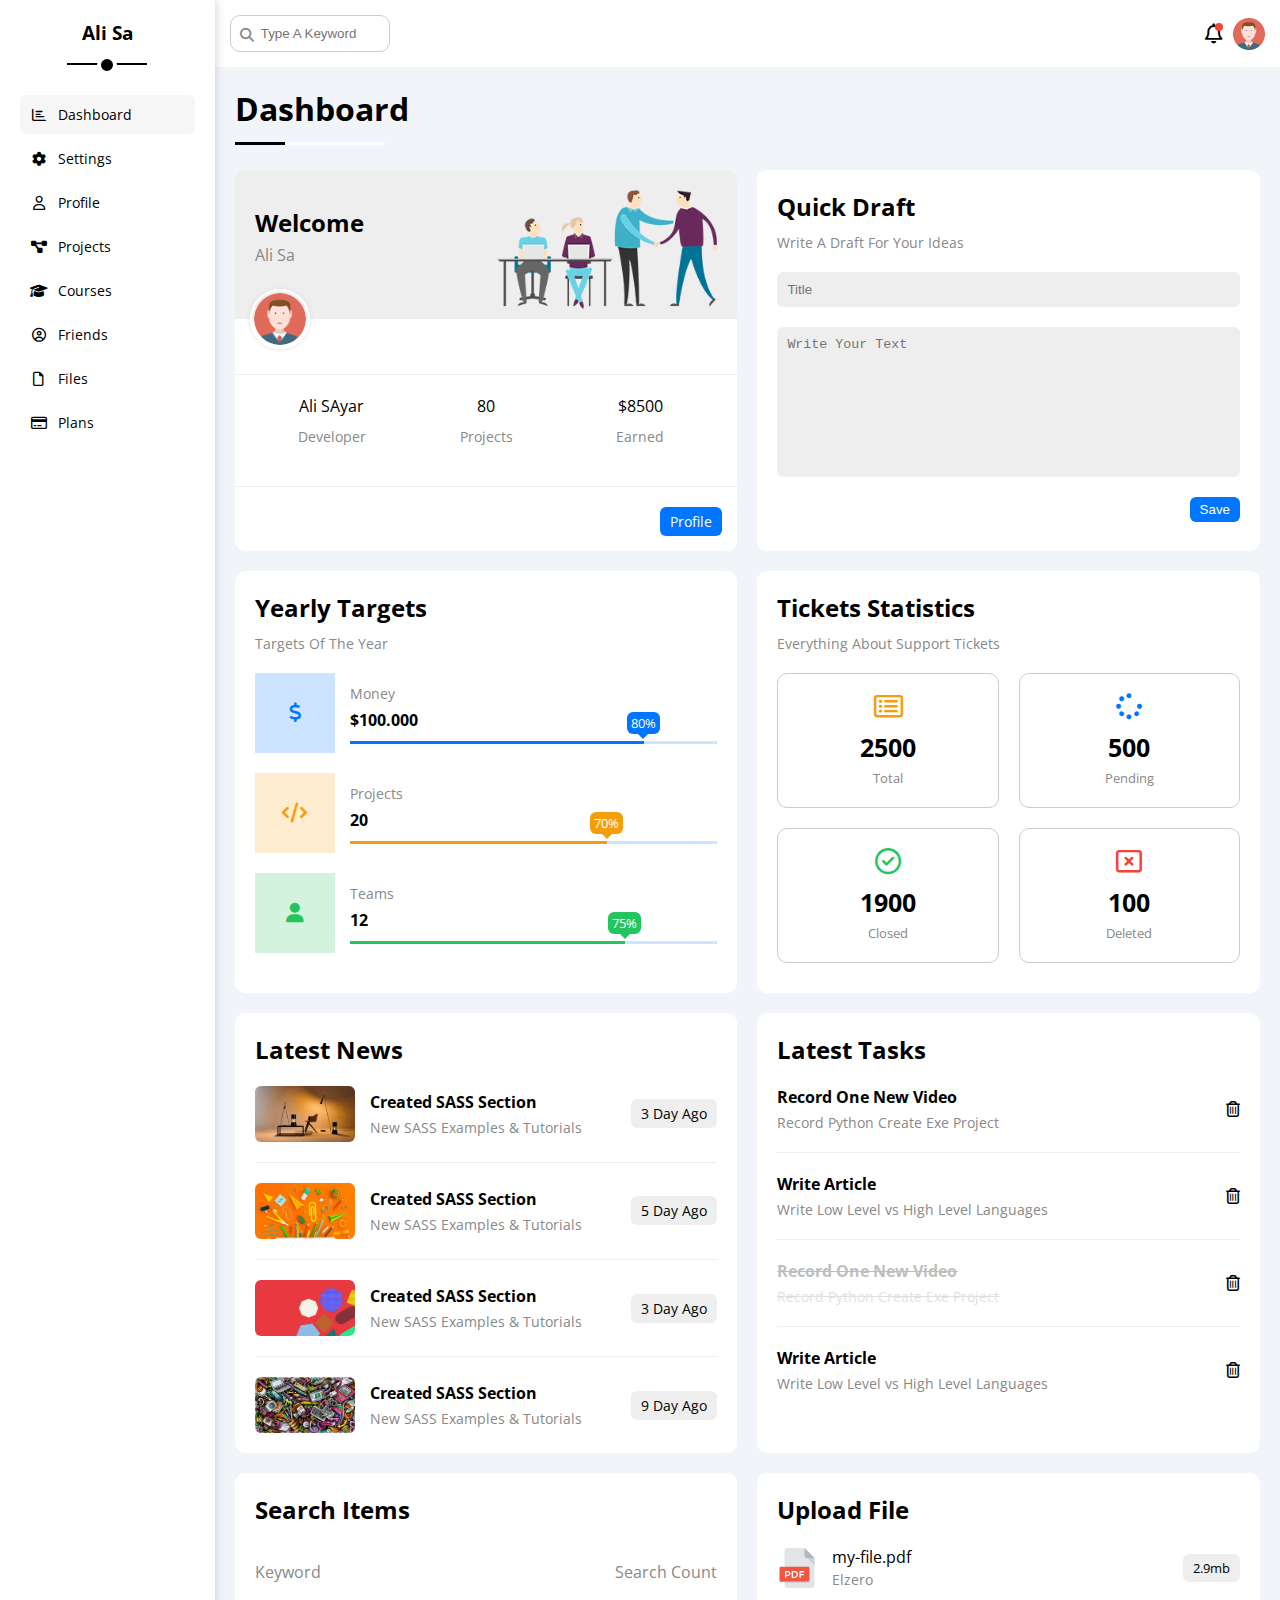
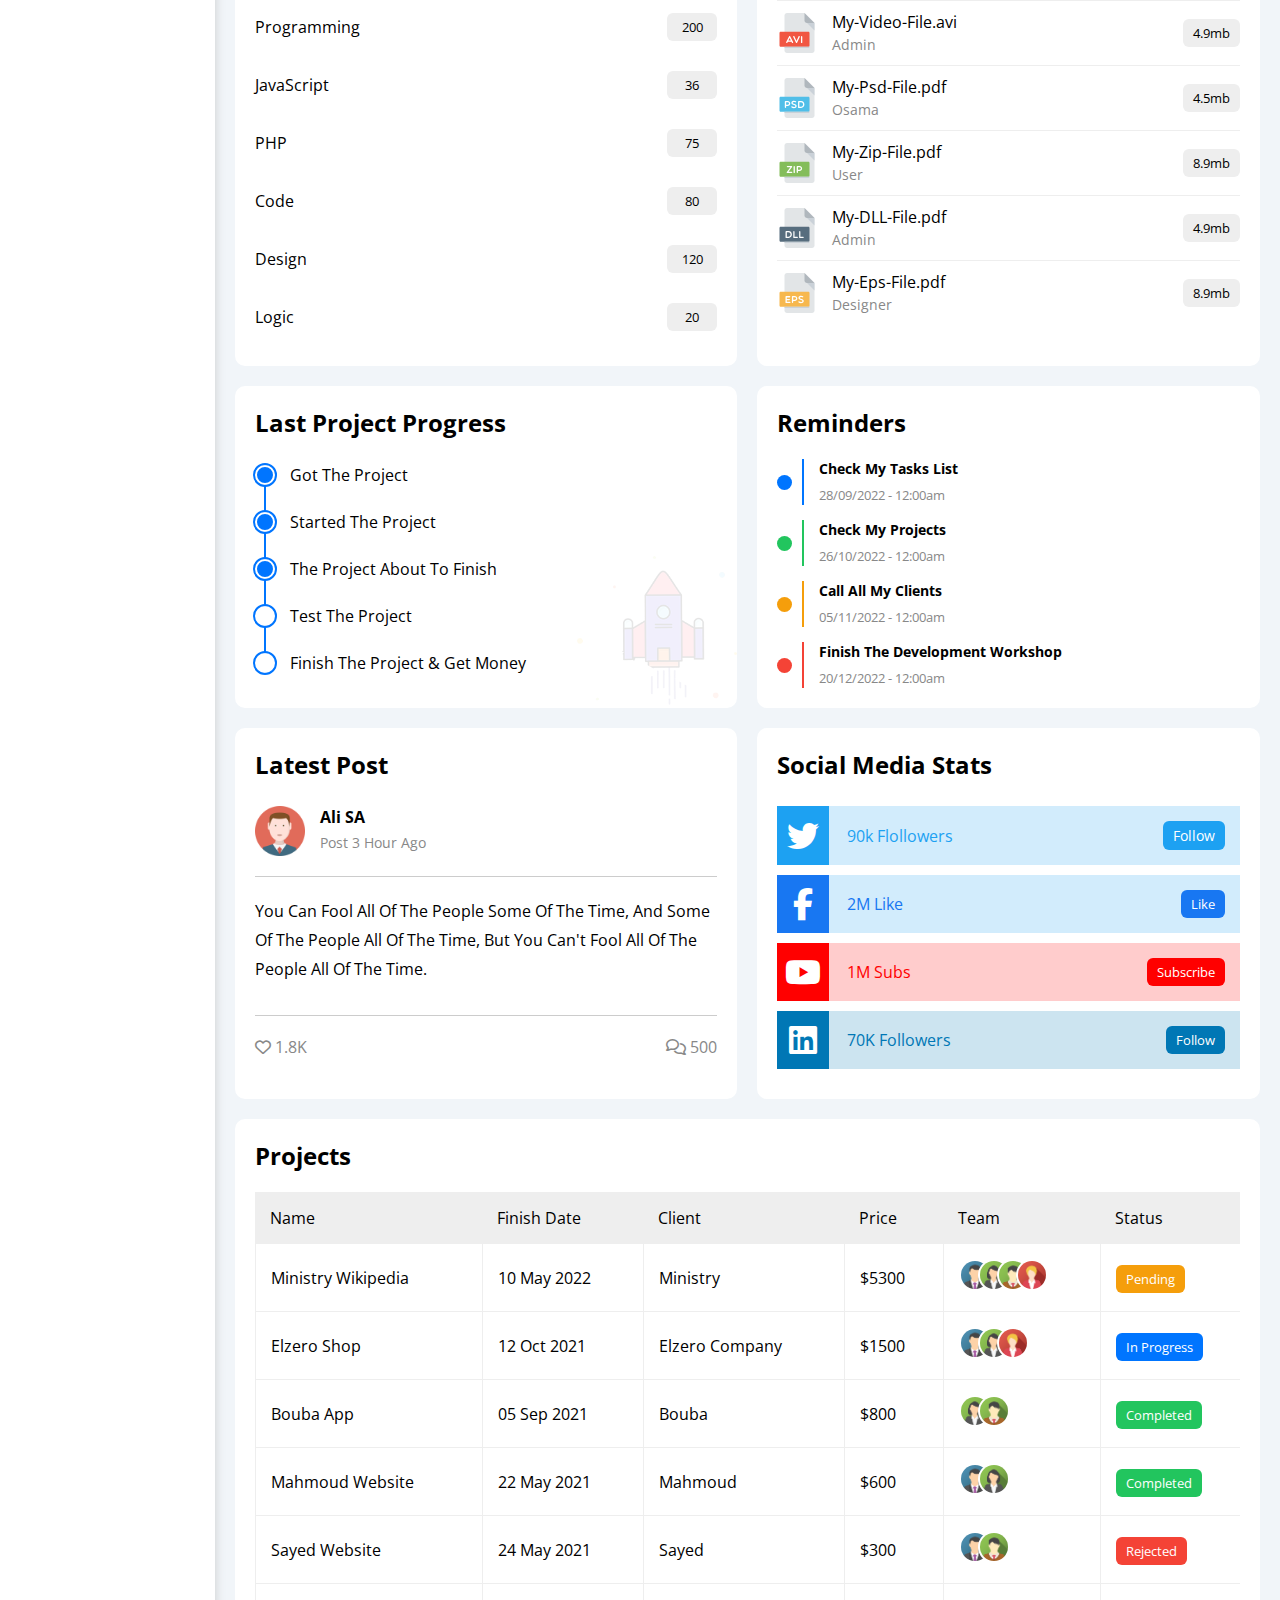
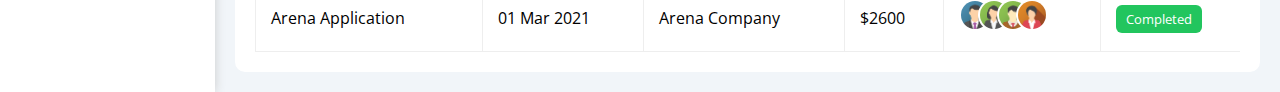
<file: index.html>
<!DOCTYPE html>
<html lang="en">

<head>
    <meta charset="UTF-8">
    <meta name="viewport" content="width=device-width, initial-scale=1.0">
    <link rel="stylesheet" href="./css/all.min.css">
    <link rel="stylesheet" href="./css/framework.css">
    <link rel="stylesheet" href="./css/main.css">
    <link rel="preconnect" href="https://fonts.googleapis.com" />
    <link rel="preconnect" href="https://fonts.gstatic.com" crossorigin />
    <link href="https://fonts.googleapis.com/css2?family=Open+Sans:wght@300;500&display=swap" rel="stylesheet" />
    <title>Dashboard</title>
</head>

<body>
    <div class="page d-flex">
        <div class="sidebar bg-white p-20 p-rev">
            <h3 class=" txt-c p-rev mt-0">Ali Sa</h3>
            <ul>
                <li>
                    <a class="active d-flex align-center fs-14 c-black rad-6 p-10" href="index.html">
                        <i class="fa-regular fa-chart-bar fa-fw"></i>
                        <span>Dashboard</span>
                    </a>
                </li>
                <li>
                    <a class="d-flex align-center fs-14 c-black rad-6 p-10" href="settings.html">
                        <i class="fa-solid fa-gear fa-fw"></i>
                        <span>Settings</span>
                    </a>
                </li>
                <li>
                    <a class="d-flex align-center fs-14 c-black rad-6 p-10" href="profile.html">
                        <i class="fa-regular fa-user fa-fw"></i>
                        <span>Profile</span>
                    </a>
                </li>
                <li>
                    <a class="d-flex align-center fs-14 c-black rad-6 p-10" href="projects.html">
                        <i class="fa-solid fa-diagram-project fa-fw"></i>
                        <span>Projects</span>
                    </a>
                </li>
                <li>
                    <a class="d-flex align-center fs-14 c-black rad-6 p-10" href="courses.html">
                        <i class="fa-solid fa-graduation-cap fa-fw"></i>
                        <span>Courses</span>
                    </a>
                </li>
                <li>
                    <a class="d-flex align-center fs-14 c-black rad-6 p-10" href="friends.html">
                        <i class="fa-regular fa-circle-user fa-fw"></i>
                        <span>Friends</span>
                    </a>
                </li>
                <li>
                    <a class="d-flex align-center fs-14 c-black rad-6 p-10" href="files.html">
                        <i class="fa-regular fa-file fa-fw"></i>
                        <span>Files</span>
                    </a>
                </li>
                <li>
                    <a class="d-flex align-center fs-14 c-black rad-6 p-10" href="plans.html">
                        <i class="fa-regular fa-credit-card fa-fw"></i>
                        <span>Plans</span>
                    </a>
                </li>
            </ul>
        </div>
        <div class="content w-full">
            <!-- head -->
            <div class="head bg-white between-flex p-15">
                <div class="search p-rev">
                    <input class="p-10" type="search" placeholder="Type A Keyword">
                </div>
                <div class="icon d-flex align-center">
                    <span class="notf p-rev">
                        <i class="fa-regular fa-bell fa-lg"></i>
                    </span>
                    <img src="./image/avatar.png" alt="">
                </div>
            </div>
            <h1 class="p-rev">Dashboard</h1>
            <div class="wropper d-grid gap-20 ">
                <div class="wellcome bg-white d-block-mobile rad-10 ">
                    <div class="intro between-flex p-20 bg-eee ">
                        <div class="">
                            <h2 class="m-0">Welcome</h2>
                            <p class="c-grey mt-5">Ali Sa</p>
                        </div>
                        <img src="./image/welcome.png" class="d-none">
                    </div>
                    <img src="./image/avatar.png">
                    <div class="body d-flex d-block-mobile txt-c p-20 mt-20 mb-20">
                        <div>Ali SAyar<span class="d-block c-grey fs-14 mt-10">Developer</span></div>
                        <div> 80<span class="d-block c-grey fs-14 mt-10">Projects</span></div>
                        <div>$8500<span class="d-block c-grey fs-14 mt-10">Earned</span></div>
                    </div>
                    <a href="profile.html" class="visit btn-shape fs-14 rad-6 bg-blue d-block w-fit c-white">Profile</a>
                </div>
                <div class="quick bg-white p-20 rad-10">
                    <h2 class="mt-0 mb-10 rad-6">Quick Draft</h2>
                    <p class="mt-0 mb-20 c-grey fs-14 rad-6">Write A Draft For Your Ideas</p>
                    <form action="">
                        <input class="bg-eee b-none p-10 d-block w-full mb-20 rad-6" type="text" placeholder="Title">
                        <textarea class="bg-eee b-none p-10 d-block w-full mb-20 rad-6"
                            placeholder="Write Your Text"></textarea>
                        <input class=" save  btn-shape  bg-blue b-none c-white d-block w-fit rad-6" type="submit"
                            value="Save">
                    </form>
                </div>
                <div class="targets bg-white rad-10 p-20">
                    <h2 class="mt-0 mb-10">Yearly Targets</h2>
                    <p class="mt-0 mb-20 c-grey fs-14">Targets Of The Year</p>
                    <div class="target-row mb-20 center-flex blue">
                        <div class="icon c-blue d-flex center-flex">
                            <i class="fa-solid fa-dollar-sign fa-lg c-blue"></i>
                        </div>
                        <div class="details">
                            <span class="c-grey fs-14">Money</span>
                            <span class="d-block mt-5 mb-10 fw-bold">$100.000</span>
                            <div class="progress p-rev">
                                <span class="bg-blue d-block" style="width: 80%;">
                                    <span class="bg-blue c-white">80%</span>
                                </span>
                            </div>
                        </div>
                    </div>
                    <div class="target-row mb-20 center-flex orange">
                        <div class="icon c-orange d-flex center-flex">
                            <i class="fa-solid fa-code fa-lg c-orange"></i>
                        </div>
                        <div class="details">
                            <span class="c-grey fs-14">Projects</span>
                            <span class="d-block mt-5 mb-10 fw-bold">20</span>
                            <div class="progress p-rev">
                                <span class="bg-orange d-block" style="width: 70%;">
                                    <span class="bg-orange c-white">70%</span>
                                </span>
                            </div>
                        </div>
                    </div>
                    <div class="target-row mb-20 center-flex green">
                        <div class="icon c-green d-flex center-flex">
                            <i class="fa-solid fa-user fa-lg c-green"></i>
                        </div>
                        <div class="details">
                            <span class="c-grey fs-14">Teams</span>
                            <span class="d-block mt-5 mb-10 fw-bold">12</span>
                            <div class="progress p-rev">
                                <span class="bg-green d-block" style="width: 75%;">
                                    <span class="bg-green c-white">75%</span>
                                </span>
                            </div>
                        </div>
                    </div>
                </div>
                <div class="tickets rad-10 bg-white p-20">
                    <h2 class="mt-0 mb-10">Tickets Statistics</h2>
                    <p class="mt-0 mb-20 c-grey fs-14">Everything About Support Tickets</p>
                    <div class=" gap-20 d-flex txt-c wrap">
                        <div class="box p-20 rad-10 fs-13 c-grey">
                            <i class="fa-regular fa-rectangle-list fa-2x mb-10 c-orange"></i>
                            <span class="d-block c-black fw-bold fs-25 mb-5">2500</span>
                            Total
                        </div>
                        <div class="box p-20 rad-10 fs-13 c-grey">
                            <i class="fa-solid fa-spinner fa-2x mb-10 c-blue"></i>
                            <span class="d-block c-black fw-bold fs-25 mb-5">500</span>
                            Pending
                        </div>
                        <div class="box p-20 rad-10 fs-13 c-grey">
                            <i class="fa-regular fa-circle-check fa-2x mb-10 c-green"></i>
                            <span class="d-block c-black fw-bold fs-25 mb-5">1900</span>
                            Closed
                        </div>
                        <div class="box p-20 rad-10 fs-13 c-grey">
                            <i class="fa-regular fa-rectangle-xmark fa-2x mb-10 c-red"></i>
                            <span class="d-block c-black fw-bold fs-25 mb-5">100</span>
                            Deleted
                        </div>
                    </div>
                </div>
                <div class="news rad-10 bg-white p-20">
                    <h2 class="mt-0 mb-20">Latest News</h2>
                    <div class="box d-flex d-block-mobile txt-c-mobile align-center">
                        <img src="./image/news-01.png" alt="">
                        <div class="info">
                            <h3 class="m-0 fs-16 ">Created SASS Section</h3>
                            <p class="c-grey fs-14 m-0 mt-5">New SASS Examples & Tutorials</p>
                        </div>
                        <div class="label fs-14 bg-eee btn-shape">
                            3 Day Ago
                        </div>
                    </div>
                    <div class="box d-flex d-block-mobile txt-c-mobile align-center">
                        <img src="./image/news-02.png" alt="">
                        <div class="info">
                            <h3 class="m-0 fs-16 ">Created SASS Section</h3>
                            <p class="c-grey fs-14 m-0 mt-5">New SASS Examples & Tutorials</p>
                        </div>
                        <div class="label fs-14 bg-eee btn-shape">
                            5 Day Ago
                        </div>
                    </div>
                    <div class="box d-flex d-block-mobile txt-c-mobile align-center">
                        <img src="./image/news-03.png" alt="">
                        <div class="info">
                            <h3 class="m-0 fs-16 ">Created SASS Section</h3>
                            <p class="c-grey fs-14 m-0 mt-5">New SASS Examples & Tutorials</p>
                        </div>
                        <div class="label fs-14 bg-eee btn-shape">
                            3 Day Ago
                        </div>
                    </div>
                    <div class="box d-flex d-block-mobile txt-c-mobile align-center">
                        <img src="./image/news-04.png" alt="">
                        <div class="info">
                            <h3 class="m-0 fs-16 ">Created SASS Section</h3>
                            <p class="c-grey fs-14 m-0 mt-5">New SASS Examples & Tutorials</p>
                        </div>
                        <div class="label fs-14 bg-eee btn-shape">
                            9 Day Ago
                        </div>
                    </div>
                </div>
                <div class="tasks rad-10 bg-white p-20">
                    <h2 class="m-0 mb-20">Latest Tasks</h2>
                    <div class="box between-flex">
                        <div class="info">
                            <h3 class="m-0 fs-16 ">Record One New Video
                            </h3>
                            <p class="c-grey fs-14 m-0 mt-5">Record Python Create Exe Project</p>
                        </div>
                        <i class="fa-regular fa-trash-can delete"></i>
                    </div>
                    <div class="box between-flex">
                        <div class="info">
                            <h3 class="m-0 fs-16 ">Write Article
                            </h3>
                            <p class="c-grey fs-14 m-0 mt-5">Write Low Level vs High Level Languages</p>
                        </div>
                        <i class="fa-regular fa-trash-can delete"></i>
                    </div>
                    <div class="box between-flex done">
                        <div class="info">
                            <h3 class="m-0 fs-16 ">Record One New Video
                            </h3>
                            <p class="c-grey fs-14 m-0 mt-5">Record Python Create Exe Project</p>
                        </div>
                        <i class="fa-regular fa-trash-can delete"></i>
                    </div>
                    <div class="box between-flex">
                        <div class="info">
                            <h3 class="m-0 fs-16 ">Write Article
                            </h3>
                            <p class="c-grey fs-14 m-0 mt-5">Write Low Level vs High Level Languages</p>
                        </div>
                        <i class="fa-regular fa-trash-can delete"></i>
                    </div>
                </div>
                <div class="search-items rad-10 bg-white p-20">
                    <h2 class="mt-0 mb-20">Search Items</h2>
                    <div class="box c-grey between-flex pt-15 pb-15">
                        <span>Keyword</span><span>Search Count</span>
                    </div>
                    <div class="box between-flex pt-15 pb-15">
                        <span>Programming</span><span class="bg-eee btn-shape fs-13 txt-c"
                            style="width: 50px;">200</span>
                    </div>
                    <div class="box between-flex pt-15 pb-15">
                        <span>JavaScript</span><span class="bg-eee btn-shape fs-13 txt-c" style="width: 50px;">36</span>
                    </div>
                    <div class="box between-flex pt-15 pb-15">
                        <span>PHP</span><span class="bg-eee btn-shape fs-13 txt-c" style="width: 50px;">75</span>
                    </div>
                    <div class="box between-flex pt-15 pb-15">
                        <span>Code</span><span class="bg-eee btn-shape fs-13 txt-c" style="width: 50px;">80</span>
                    </div>
                    <div class="box between-flex pt-15 pb-15">
                        <span>Design</span><span class="bg-eee btn-shape fs-13 txt-c" style="width: 50px;">120</span>
                    </div>
                    <div class="box between-flex pt-15 pb-15">
                        <span>Logic</span><span class="bg-eee btn-shape fs-13 txt-c" style="width: 50px;">20</span>
                    </div>
                </div>
                <div class="file rad-10 bg-white p-20">
                    <h2 class="mt-0 mb-20">Upload File</h2>
                    <ul class="m-0">
                        <li class="between-flex pb-10 mb-10">
                            <div class="d-flex align-center">
                                <img class="mr-10" src="./image/pdf.svg" alt="" />
                                <div>
                                    <span class="d-block">my-file.pdf</span>
                                    <span class="fs-14 c-grey">Elzero</span>
                                </div>
                            </div>
                            <div class="bg-eee btn-shape fs-13">2.9mb</div>
                        </li>
                        <li class="between-flex pb-10 mb-10">
                            <div class="d-flex align-center">
                                <img class="mr-10" src="./image/avi.svg" alt="" />
                                <div>
                                    <span class="d-block">My-Video-File.avi</span>
                                    <span class="fs-14 c-grey">Admin</span>
                                </div>
                            </div>
                            <div class="bg-eee btn-shape fs-13">4.9mb</div>
                        </li>
                        <li class="between-flex pb-10 mb-10">
                            <div class="d-flex align-center">
                                <img class="mr-10" src="./image/psd.svg" alt="" />
                                <div>
                                    <span class="d-block">My-Psd-File.pdf</span>
                                    <span class="fs-14 c-grey">Osama</span>
                                </div>
                            </div>
                            <div class="bg-eee btn-shape fs-13">4.5mb</div>
                        </li>
                        <li class="between-flex pb-10 mb-10">
                            <div class="d-flex align-center">
                                <img class="mr-10" src="./image/zip.svg" alt="" />
                                <div>
                                    <span class="d-block">My-Zip-File.pdf</span>
                                    <span class="fs-14 c-grey">User</span>
                                </div>
                            </div>
                            <div class="bg-eee btn-shape fs-13">8.9mb</div>
                        </li>
                        <li class="between-flex pb-10 mb-10">
                            <div class="d-flex align-center">
                                <img class="mr-10" src="./image/dll.svg" alt="" />
                                <div>
                                    <span class="d-block">My-DLL-File.pdf</span>
                                    <span class="fs-14 c-grey">Admin</span>
                                </div>
                            </div>
                            <div class="bg-eee btn-shape fs-13">4.9mb</div>
                        </li>
                        <li class="between-flex">
                            <div class="d-flex align-center">
                                <img class="mr-10" src="./image/eps.svg" alt="" />
                                <div>
                                    <span class="d-block">My-Eps-File.pdf</span>
                                    <span class="fs-14 c-grey">Designer</span>
                                </div>
                            </div>
                            <div class="bg-eee btn-shape fs-13">8.9mb</div>
                        </li>
                    </ul>
                </div>
                <div class="last-project p-20 bg-white rad-10 p-rev">
                    <h2 class="mt-0 mb-20">Last Project Progress</h2>
                    <ul class="m-0 p-rev">
                        <li class="mt-25 d-flex align-center done">Got The Project</li>
                        <li class="mt-25 d-flex align-center done">Started The Project</li>
                        <li class="mt-25 d-flex align-center done">The Project About To Finish</li>
                        <li class="mt-25 d-flex align-center current">Test The Project</li>
                        <li class="mt-25 d-flex align-center">Finish The Project & Get Money</li>
                    </ul>
                    <img class="launch-icon d-none" src="./image/project.png" alt="" />
                </div>
                <div class="reminders p-20 bg-white rad-10 p-rev">
                    <h2 class="mt-0 mb-20">Reminders</h2>
                    <ul class="m-0">
                        <li class="d-flex align-center mt-15">
                            <span class="key bg-blue mr-15 d-block rad-50"></span>
                            <div class="pl-15 blue">
                                <p class="fs-14 fw-bold mt-0 mb-5">Check My Tasks List</p>
                                <span class="fs-13 c-grey">28/09/2022 - 12:00am</span>
                            </div>
                        </li>
                        <li class="d-flex align-center mt-15">
                            <span class="key bg-green mr-15 d-block rad-50"></span>
                            <div class="pl-15 green">
                                <p class="fs-14 fw-bold mt-0 mb-5">Check My Projects</p>
                                <span class="fs-13 c-grey">26/10/2022 - 12:00am</span>
                            </div>
                        </li>
                        <li class="d-flex align-center mt-15">
                            <span class="key bg-orange mr-15 d-block rad-50"></span>
                            <div class="pl-15 orange">
                                <p class="fs-14 fw-bold mt-0 mb-5">Call All My Clients</p>
                                <span class="fs-13 c-grey">05/11/2022 - 12:00am</span>
                            </div>
                        </li>
                        <li class="d-flex align-center mt-15">
                            <span class="key bg-red mr-15 d-block rad-50"></span>
                            <div class="pl-15 red">
                                <p class="fs-14 fw-bold mt-0 mb-5">Finish The Development Workshop</p>
                                <span class="fs-13 c-grey">20/12/2022 - 12:00am</span>
                            </div>
                        </li>
                    </ul>
                </div>
                <div class="post p-20 bg-white rad-10">
                    <h2 class="m-0 mb-25">
                        Latest Post
                    </h2>
                    <div class="top d-flex">
                        <img class="avatar mr-15" src="./image/avatar.png">
                        <div class="info">
                            <p class="m-0 fw-bold">Ali SA</p>
                            <p class=" m-0 mt-5 fs-14 c-grey">Post 3 Hour Ago</p>
                        </div>
                    </div>
                    <div class="text pt-20 pb-20 mt-20 mb-20 brd-t brd-b">
                        You Can Fool All Of The People Some Of The Time, And Some Of The People All Of The Time, But You
                        Can't Fool All Of The People All Of The Time.
                    </div>
                    <div class="between-flex c-grey">
                        <div>
                            <i class="fa-regular fa-heart"></i>
                            <span>1.8K</span>
                        </div>
                        <div>
                            <i class="fa-regular fa-comments"></i>
                            <span>500</span>
                        </div>
                    </div>
                </div>
                <div class="social p-20 rad-10 bg-white p-rev">
                    <h2 class="m-0 mb-25">Social Media Stats</h2>
                    <div class="box twitter between-flex p-rev p-15 mb-10">
                        <i class="fa-brands fa-twitter fa-2x c-white h-full d-flex center-flex"></i>
                        <span>90k Flollowers</span>
                        <a class="btn-shape fs-14 c-white" href="">Follow</a>
                    </div>
                    <div class="box facebook p-15 p-rev mb-10 between-flex">
                        <i class="fa-brands fa-facebook-f fa-2x c-white h-full center-flex"></i>
                        <span>2M Like</span>
                        <a class="fs-13 c-white btn-shape" href="#">Like</a>
                    </div>
                    <div class="box youtube p-15 p-rev mb-10 between-flex">
                        <i class="fa-brands fa-youtube fa-2x c-white h-full center-flex"></i>
                        <span>1M Subs</span>
                        <a class="fs-13 c-white btn-shape" href="#">Subscribe</a>
                    </div>
                    <div class="box linkedin p-15 p-rev mb-10 between-flex">
                        <i class="fa-brands fa-linkedin fa-2x c-white h-full center-flex"></i>
                        <span>70K Followers</span>
                        <a class="fs-13 c-white btn-shape" href="#">Follow</a>
                    </div>
                </div>
            </div>
            <div class="project rad-10 bg-white p-20 m-20">
                <h2 class="m-0 mb-20">Projects</h2>
                <div class="responsive">
                    <table class="w-full">
                        <table class="fs-15 w-full">
                            <thead>
                                <tr>
                                    <td>Name</td>
                                    <td>Finish Date</td>
                                    <td>Client</td>
                                    <td>Price</td>
                                    <td>Team</td>
                                    <td>Status</td>
                                </tr>
                            </thead>
                            <tbody>
                                <tr>
                                    <td>Ministry Wikipedia</td>
                                    <td>10 May 2022</td>
                                    <td>Ministry</td>
                                    <td>$5300</td>
                                    <td>
                                        <img src="./image/team-01.png" alt="" />
                                        <img src="./image/team-02.png" alt="" />
                                        <img src="./image/team-03.png" alt="" />
                                        <img src="./image/team-05.png" alt="" />
                                    </td>
                                    <td>
                                        <span class="label fs-13 btn-shape bg-orange c-white">Pending</span>
                                    </td>
                                </tr>
                                <tr>
                                    <td>Elzero Shop</td>
                                    <td>12 Oct 2021</td>
                                    <td>Elzero Company</td>
                                    <td>$1500</td>
                                    <td>
                                        <img src="./image/team-01.png" alt="" />
                                        <img src="./image/team-02.png" alt="" />
                                        <img src="./image/team-05.png" alt="" />
                                    </td>
                                    <td><span class="label fs-13 btn-shape bg-blue c-white">In Progress</span></td>
                                </tr>
                                <tr>
                                    <td>Bouba App</td>
                                    <td>05 Sep 2021</td>
                                    <td>Bouba</td>
                                    <td>$800</td>
                                    <td>
                                        <img src="./image/team-02.png" alt="" />
                                        <img src="./image/team-03.png" alt="" />
                                    </td>
                                    <td><span class="label fs-13 btn-shape bg-green c-white">Completed</span></td>
                                </tr>
                                <tr>
                                    <td>Mahmoud Website</td>
                                    <td>22 May 2021</td>
                                    <td>Mahmoud</td>
                                    <td>$600</td>
                                    <td>
                                        <img src="./image/team-01.png" alt="" />
                                        <img src="./image/team-02.png" alt="" />
                                    </td>
                                    <td><span class="label fs-13 btn-shape bg-green c-white">Completed</span></td>
                                </tr>
                                <tr>
                                    <td>Sayed Website</td>
                                    <td>24 May 2021</td>
                                    <td>Sayed</td>
                                    <td>$300</td>
                                    <td>
                                        <img src="./image/team-01.png" alt="" />
                                        <img src="./image/team-03.png" alt="" />
                                    </td>
                                    <td><span class="label fs-13 btn-shape bg-red c-white">Rejected</span></td>
                                </tr>
                                <tr>
                                    <td>Arena Application</td>
                                    <td>01 Mar 2021</td>
                                    <td>Arena Company</td>
                                    <td>$2600</td>
                                    <td>
                                        <img src="./image/team-01.png" alt="" />
                                        <img src="./image/team-02.png" alt="" />
                                        <img src="./image/team-03.png" alt="" />
                                        <img src="./image/team-04.png" alt="" />
                                    </td>
                                    <td><span class="label fs-13 btn-shape bg-green c-white">Completed</span></td>
                                </tr>
                            </tbody>
                        </table>
                </div>
            </div>
        </div>
    </div>
</body>

</html>
</file>
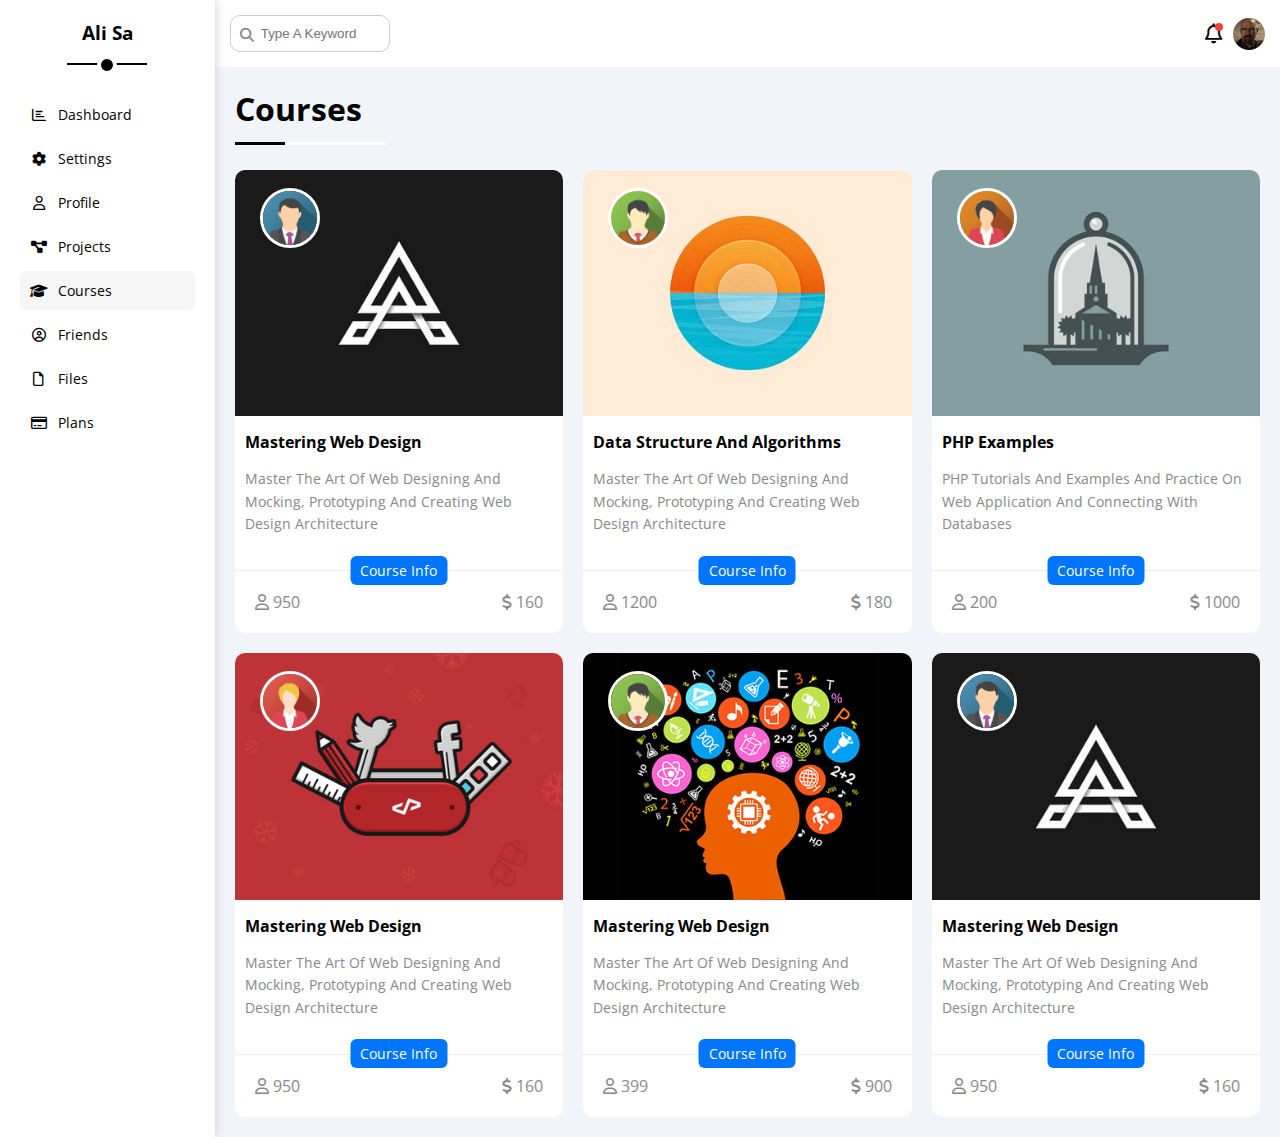
<file: courses.html>
<!DOCTYPE html>
<html lang="en">

<head>
    <meta charset="UTF-8">
    <meta name="viewport" content="width=device-width, initial-scale=1.0">
    <link rel="stylesheet" href="./css/all.min.css">
    <link rel="stylesheet" href="./css/framework.css">
    <link rel="stylesheet" href="./css/main.css">
    <link rel="preconnect" href="https://fonts.googleapis.com" />
    <link rel="preconnect" href="https://fonts.gstatic.com" crossorigin />
    <link href="https://fonts.googleapis.com/css2?family=Open+Sans:wght@300;500&display=swap" rel="stylesheet" />
    <title>Courses</title>
</head>

<body>
    <div class="page d-flex">
        <div class="sidebar bg-white p-20 p-rev">
            <h3 class=" txt-c p-rev mt-0">Ali Sa</h3>
            <ul>
                <li>
                    <a class=" d-flex align-center fs-14 c-black rad-6 p-10" href="index.html">
                        <i class="fa-regular fa-chart-bar fa-fw"></i>
                        <span>Dashboard</span>
                    </a>
                </li>
                <li>
                    <a class=" d-flex align-center fs-14 c-black rad-6 p-10" href="settings.html">
                        <i class="fa-solid fa-gear fa-fw"></i>
                        <span>Settings</span>
                    </a>
                </li>
                <li>
                    <a class=" d-flex align-center fs-14 c-black rad-6 p-10" href="profile.html">
                        <i class="fa-regular fa-user fa-fw"></i>
                        <span>Profile</span>
                    </a>
                </li>
                <li>
                    <a class="d-flex align-center fs-14 c-black rad-6 p-10" href="projects.html">
                        <i class="fa-solid fa-diagram-project fa-fw"></i>
                        <span>Projects</span>
                    </a>
                </li>
                <li>
                    <a class="active d-flex align-center fs-14 c-black rad-6 p-10" href="courses.html">
                        <i class="fa-solid fa-graduation-cap fa-fw"></i>
                        <span>Courses</span>
                    </a>
                </li>
                <li>
                    <a class="d-flex align-center fs-14 c-black rad-6 p-10" href="friends.html">
                        <i class="fa-regular fa-circle-user fa-fw"></i>
                        <span>Friends</span>
                    </a>
                </li>
                <li>
                    <a class="d-flex align-center fs-14 c-black rad-6 p-10" href="files.html">
                        <i class="fa-regular fa-file fa-fw"></i>
                        <span>Files</span>
                    </a>
                </li>
                <li>
                    <a class="d-flex align-center fs-14 c-black rad-6 p-10" href="plans.html">
                        <i class="fa-regular fa-credit-card fa-fw"></i>
                        <span>Plans</span>
                    </a>
                </li>
            </ul>
        </div>
        <div class="content w-full">
            <!-- head -->
            <div class="head bg-white between-flex p-15">
                <div class="search p-rev">
                    <input class="p-10" type="search" placeholder="Type A Keyword">
                </div>
                <div class="icon d-flex align-center">
                    <span class="notf p-rev">
                        <i class="fa-regular fa-bell fa-lg"></i>
                    </span>
                    <img class="rad-50" src="./image/avatar-2.jpg" alt="">
                </div>
            </div>
            <h1 class="p-rev">Courses</h1>

            <div class="courses-page m-20 d-grid gap-20">

                <div class="course bg-white rad-10 p-rev">
                    <img class="caver" src="./image/course-01.jpg">
                    <img class="avatar" src="./image/team-01.png">
                    <div class="p-10">
                        <h4 class="m-0">Mastering Web Design</h4>
                        <p class="mt-15 mb-25 c-grey fs-14">Master The Art Of Web Designing And Mocking, Prototyping And
                            Creating Web
                            Design Architecture</p>
                    </div>
                    <div class="info p-20 c-grey between-flex p-rev brd-t brd-eee">
                        <span class="bg-blue c-white title rad-6 btn-shape">Course Info</span>
                        <div>
                            <i class="fa-regular fa-user"></i>
                            <span>950</span>
                        </div>
                        <div>
                            <i class="fa-solid fa-dollar-sign"></i>
                            <span>160</span>
                        </div>
                    </div>
                </div>

                <div class="course bg-white rad-10 p-rev">
                    <img class="caver" src="./image/course-03.jpg">
                    <img class="avatar" src="./image/team-03.png">
                    <div class="p-10">
                        <h4 class="m-0">Data Structure And Algorithms
                        </h4>
                        <p class="mt-15 mb-25 c-grey fs-14">Master The Art Of Web Designing And Mocking, Prototyping And
                            Creating Web
                            Design Architecture</p>
                    </div>
                    <div class="info p-20 c-grey between-flex p-rev brd-t brd-eee">
                        <span class="bg-blue c-white title rad-6 btn-shape">Course Info</span>
                        <div>
                            <i class="fa-regular fa-user"></i>
                            <span>1200</span>
                        </div>
                        <div>
                            <i class="fa-solid fa-dollar-sign"></i>
                            <span>180</span>
                        </div>
                    </div>
                </div>

                <div class="course bg-white rad-10 p-rev">
                    <img class="caver" src="./image/course-04.jpg">
                    <img class="avatar" src="./image/team-04.png">
                    <div class="p-10">
                        <h4 class="m-0">PHP Examples</h4>
                        <p class="mt-15 mb-25 c-grey fs-14">PHP Tutorials And Examples And Practice On Web Application
                            And Connecting With Databases</p>
                    </div>
                    <div class="info p-20 c-grey between-flex p-rev brd-t brd-eee">
                        <span class="bg-blue c-white title rad-6 btn-shape">Course Info</span>
                        <div>
                            <i class="fa-regular fa-user"></i>
                            <span>200</span>
                        </div>
                        <div>
                            <i class="fa-solid fa-dollar-sign"></i>
                            <span>1000</span>
                        </div>
                    </div>
                </div>

                <div class="course bg-white rad-10 p-rev">
                    <img class="caver" src="./image/course-05.jpg">
                    <img class="avatar" src="./image/team-05.png">
                    <div class="p-10">
                        <h4 class="m-0">Mastering Web Design</h4>
                        <p class="mt-15 mb-25 c-grey fs-14">Master The Art Of Web Designing And Mocking, Prototyping And
                            Creating Web
                            Design Architecture</p>
                    </div>
                    <div class="info p-20 c-grey between-flex p-rev brd-t brd-eee">
                        <span class="bg-blue c-white title rad-6 btn-shape">Course Info</span>
                        <div>
                            <i class="fa-regular fa-user"></i>
                            <span>950</span>
                        </div>
                        <div>
                            <i class="fa-solid fa-dollar-sign"></i>
                            <span>160</span>
                        </div>
                    </div>
                </div>

                <div class="course bg-white rad-10 p-rev">
                    <img class="caver" src="./image/course-02.jpg">
                    <img class="avatar" src="./image/team-03.png">
                    <div class="p-10">
                        <h4 class="m-0">Mastering Web Design</h4>
                        <p class="mt-15 mb-25 c-grey fs-14">Master The Art Of Web Designing And Mocking, Prototyping And
                            Creating Web
                            Design Architecture</p>
                    </div>
                    <div class="info p-20 c-grey between-flex p-rev brd-t brd-eee">
                        <span class="bg-blue c-white title rad-6 btn-shape">Course Info</span>
                        <div>
                            <i class="fa-regular fa-user"></i>
                            <span>399</span>
                        </div>
                        <div>
                            <i class="fa-solid fa-dollar-sign"></i>
                            <span>900</span>
                        </div>
                    </div>
                </div>

                <div class="course bg-white rad-10 p-rev">
                    <img class="caver" src="./image/course-01.jpg">
                    <img class="avatar" src="./image/team-01.png">
                    <div class="p-10">
                        <h4 class="m-0">Mastering Web Design</h4>
                        <p class="mt-15 mb-25 c-grey fs-14">Master The Art Of Web Designing And Mocking, Prototyping And
                            Creating Web
                            Design Architecture</p>
                    </div>
                    <div class="info p-20 c-grey between-flex p-rev brd-t brd-eee">
                        <span class="bg-blue c-white title rad-6 btn-shape">Course Info</span>
                        <div>
                            <i class="fa-regular fa-user"></i>
                            <span>950</span>
                        </div>
                        <div>
                            <i class="fa-solid fa-dollar-sign"></i>
                            <span>160</span>
                        </div>
                    </div>
                </div>

            </div>

        </div>
</body>

</html>
</file>
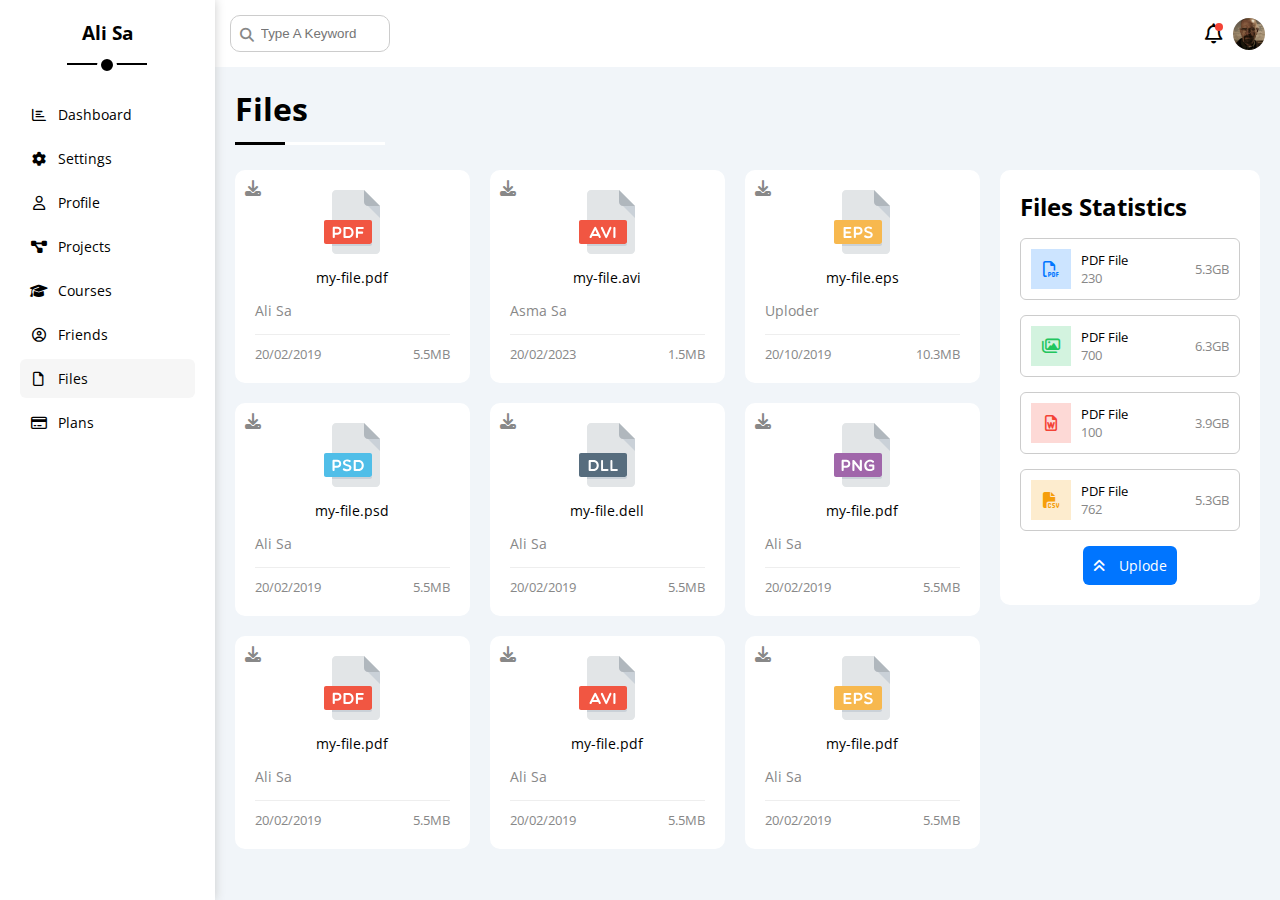
<file: files.html>
<!DOCTYPE html>
<html lang="en">

<head>
    <meta charset="UTF-8">
    <meta name="viewport" content="width=device-width, initial-scale=1.0">
    <link rel="stylesheet" href="./css/all.min.css">
    <link rel="stylesheet" href="./css/framework.css">
    <link rel="stylesheet" href="./css/main.css">
    <link rel="preconnect" href="https://fonts.googleapis.com" />
    <link rel="preconnect" href="https://fonts.gstatic.com" crossorigin />
    <link href="https://fonts.googleapis.com/css2?family=Open+Sans:wght@300;500&display=swap" rel="stylesheet" />
    <title>Files</title>
</head>

<body>
    <div class="page d-flex">
        <div class="sidebar bg-white p-20 p-rev">
            <h3 class=" txt-c p-rev mt-0">Ali Sa</h3>
            <ul>
                <li>
                    <a class=" d-flex align-center fs-14 c-black rad-6 p-10" href="index.html">
                        <i class="fa-regular fa-chart-bar fa-fw"></i>
                        <span>Dashboard</span>
                    </a>
                </li>
                <li>
                    <a class=" d-flex align-center fs-14 c-black rad-6 p-10" href="settings.html">
                        <i class="fa-solid fa-gear fa-fw"></i>
                        <span>Settings</span>
                    </a>
                </li>
                <li>
                    <a class=" d-flex align-center fs-14 c-black rad-6 p-10" href="profile.html">
                        <i class="fa-regular fa-user fa-fw"></i>
                        <span>Profile</span>
                    </a>
                </li>
                <li>
                    <a class="d-flex align-center fs-14 c-black rad-6 p-10" href="projects.html">
                        <i class="fa-solid fa-diagram-project fa-fw"></i>
                        <span>Projects</span>
                    </a>
                </li>
                <li>
                    <a class=" d-flex align-center fs-14 c-black rad-6 p-10" href="courses.html">
                        <i class="fa-solid fa-graduation-cap fa-fw"></i>
                        <span>Courses</span>
                    </a>
                </li>
                <li>
                    <a class="d-flex align-center fs-14 c-black rad-6 p-10" href="friends.html">
                        <i class="fa-regular fa-circle-user fa-fw"></i>
                        <span>Friends</span>
                    </a>
                </li>
                <li>
                    <a class="active d-flex align-center fs-14 c-black rad-6 p-10" href="files.html">
                        <i class="fa-regular fa-file fa-fw"></i>
                        <span>Files</span>
                    </a>
                </li>
                <li>
                    <a class="d-flex align-center fs-14 c-black rad-6 p-10" href="plans.html">
                        <i class="fa-regular fa-credit-card fa-fw"></i>
                        <span>Plans</span>
                    </a>
                </li>
            </ul>
        </div>
        <div class="content w-full">
            <!-- head -->
            <div class="head bg-white between-flex p-15">
                <div class="search p-rev">
                    <input class="p-10" type="search" placeholder="Type A Keyword">
                </div>
                <div class="icon d-flex align-center">
                    <span class="notf p-rev">
                        <i class="fa-regular fa-bell fa-lg"></i>
                    </span>
                    <img class="rad-50" src="./image/avatar-2.jpg" alt="">
                </div>
            </div>
            <h1 class="p-rev">Files</h1>

            <div class="files-page d-flex gap-20 m-20">
                <div class="files-stats bg-white rad-10 p-20">
                    <h2 class="m-0 mb-15">Files Statistics</h2>
                    <div class="d-flex fs-13 c-grey brd rad-6 p-10 align-center mb-15">
                        <i class="fa-regular fa-file-pdf fa-lg blue center-flex c-blue icon"></i>
                        <div class="">
                            <div class="c-black">PDF File</div>
                            <div>230</div>
                        </div>
                        <span>5.3GB</span>
                    </div>
                    <div class="d-flex fs-13 c-grey brd rad-6 p-10 align-center mb-15">
                        <i class="fa-regular fa-images fa-lg green center-flex c-green icon"></i>
                        <div class="">
                            <div class="c-black">PDF File</div>
                            <div>700</div>
                        </div>
                        <span>6.3GB</span>
                    </div>
                    <div class="d-flex fs-13 c-grey brd rad-6 p-10 align-center mb-15">
                        <i class="fa-regular fa-file-word fa-lg red center-flex c-red icon"></i>
                        <div class="">
                            <div class="c-black">PDF File</div>
                            <div>100</div>
                        </div>
                        <span>3.9GB</span>
                    </div>
                    <div class="d-flex fs-13 c-grey brd rad-6 p-10 align-center mb-15">
                        <i class="fa-solid fa-file-csv fa-lg orange center-flex c-orange icon"></i>
                        <div class="">
                            <div class="c-black">PDF File</div>
                            <div>762</div>
                        </div>
                        <span>5.3GB</span>
                    </div>

                    <a href="" class="c-white bg-blue  p-10 fs-14 rad-6 d-block w-fit mt-15">
                        <i class="fa-solid fa-angles-up mr-10"></i>
                        Uplode
                    </a>
                </div>
                <div class="files-content d-grid gap-20">
                    <div class="file bg-white p-20 rad-10 p-rev">
                        <i class="fa-solid fa-download c-grey"></i>
                        <div class="txt-c fs-14">
                            <img class="" src="./image/pdf.svg" alt="">
                            <div>my-file.pdf</div>
                        </div>
                        <p class="fs-14 c-grey ">Ali Sa</p>
                        <div class=" between-flex c-grey fs-13 pt-10 mt-10 brd-t brd-eee">
                            <span>20/02/2019</span>
                            <span>5.5MB</span>
                        </div>
                    </div>
                    <div class="file bg-white p-20 rad-10 p-rev">
                        <i class="fa-solid fa-download c-grey"></i>
                        <div class="txt-c fs-14">
                            <img class="" src="./image/avi.svg" alt="">
                            <div>my-file.avi</div>
                        </div>
                        <p class="fs-14 c-grey ">Asma Sa</p>
                        <div class=" between-flex c-grey fs-13 pt-10 mt-10 brd-t brd-eee">
                            <span>20/02/2023</span>
                            <span>1.5MB</span>
                        </div>
                    </div>
                    <div class="file bg-white p-20 rad-10 p-rev">
                        <i class="fa-solid fa-download c-grey"></i>
                        <div class="txt-c fs-14">
                            <img class="" src="./image/eps.svg" alt="">
                            <div>my-file.eps</div>
                        </div>
                        <p class="fs-14 c-grey ">Uploder</p>
                        <div class=" between-flex c-grey fs-13 pt-10 mt-10 brd-t brd-eee">
                            <span>20/10/2019</span>
                            <span>10.3MB</span>
                        </div>
                    </div>
                    <div class="file bg-white p-20 rad-10 p-rev">
                        <i class="fa-solid fa-download c-grey"></i>
                        <div class="txt-c fs-14">
                            <img class="" src="./image/psd.svg" alt="">
                            <div>my-file.psd</div>
                        </div>
                        <p class="fs-14 c-grey ">Ali Sa</p>
                        <div class=" between-flex c-grey fs-13 pt-10 mt-10 brd-t brd-eee">
                            <span>20/02/2019</span>
                            <span>5.5MB</span>
                        </div>
                    </div>
                    <div class="file bg-white p-20 rad-10 p-rev">
                        <i class="fa-solid fa-download c-grey"></i>
                        <div class="txt-c fs-14">
                            <img class="" src="./image/dll.svg" alt="">
                            <div>my-file.dell</div>
                        </div>
                        <p class="fs-14 c-grey ">Ali Sa</p>
                        <div class=" between-flex c-grey fs-13 pt-10 mt-10 brd-t brd-eee">
                            <span>20/02/2019</span>
                            <span>5.5MB</span>
                        </div>
                    </div>
                    <div class="file bg-white p-20 rad-10 p-rev">
                        <i class="fa-solid fa-download c-grey"></i>
                        <div class="txt-c fs-14">
                            <img class="" src="./image/png.svg" alt="">
                            <div>my-file.pdf</div>
                        </div>
                        <p class="fs-14 c-grey ">Ali Sa</p>
                        <div class=" between-flex c-grey fs-13 pt-10 mt-10 brd-t brd-eee">
                            <span>20/02/2019</span>
                            <span>5.5MB</span>
                        </div>
                    </div>
                    <div class="file bg-white p-20 rad-10 p-rev">
                        <i class="fa-solid fa-download c-grey"></i>
                        <div class="txt-c fs-14">
                            <img class="" src="./image/pdf.svg" alt="">
                            <div>my-file.pdf</div>
                        </div>
                        <p class="fs-14 c-grey ">Ali Sa</p>
                        <div class=" between-flex c-grey fs-13 pt-10 mt-10 brd-t brd-eee">
                            <span>20/02/2019</span>
                            <span>5.5MB</span>
                        </div>
                    </div>
                    <div class="file bg-white p-20 rad-10 p-rev">
                        <i class="fa-solid fa-download c-grey"></i>
                        <div class="txt-c fs-14">
                            <img class="" src="./image/avi.svg" alt="">
                            <div>my-file.pdf</div>
                        </div>
                        <p class="fs-14 c-grey ">Ali Sa</p>
                        <div class=" between-flex c-grey fs-13 pt-10 mt-10 brd-t brd-eee">
                            <span>20/02/2019</span>
                            <span>5.5MB</span>
                        </div>
                    </div>
                    <div class="file bg-white p-20 rad-10 p-rev">
                        <i class="fa-solid fa-download c-grey"></i>
                        <div class="txt-c fs-14">
                            <img class="" src="./image/eps.svg" alt="">
                            <div>my-file.pdf</div>
                        </div>
                        <p class="fs-14 c-grey ">Ali Sa</p>
                        <div class=" between-flex c-grey fs-13 pt-10 mt-10 brd-t brd-eee">
                            <span>20/02/2019</span>
                            <span>5.5MB</span>
                        </div>
                    </div>
                </div>
            </div>

        </div>
</body>

</html>
</file>
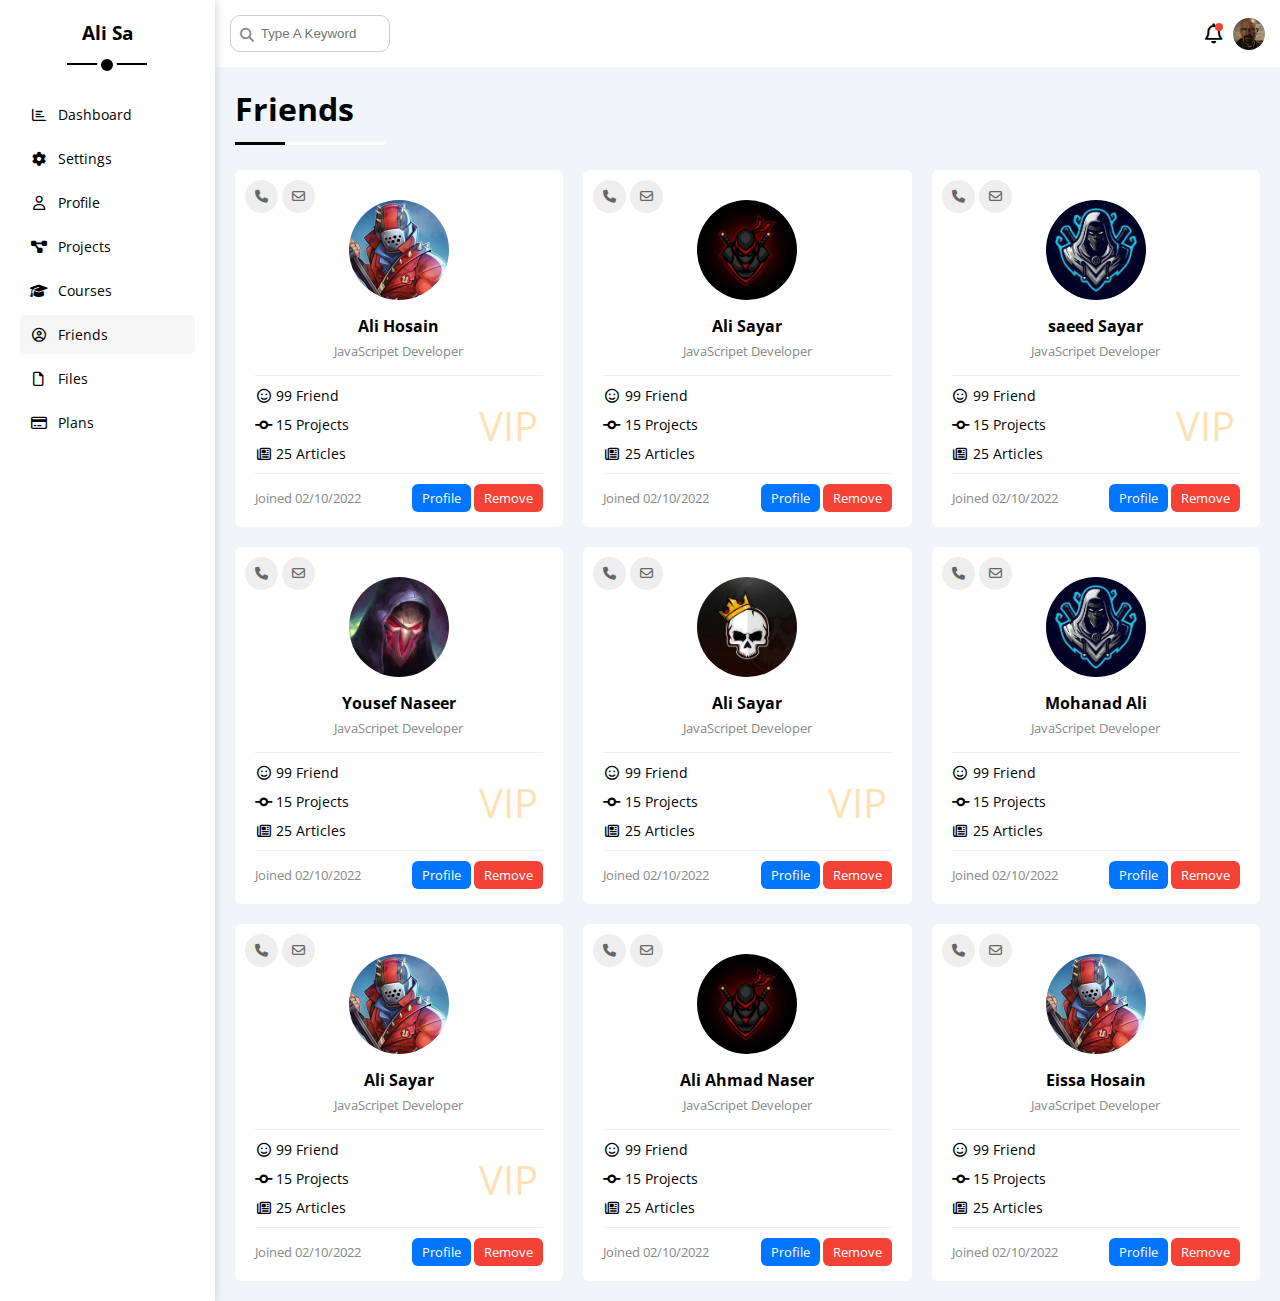
<file: friends.html>
<!DOCTYPE html>
<html lang="en">

<head>
    <meta charset="UTF-8">
    <meta name="viewport" content="width=device-width, initial-scale=1.0">
    <link rel="stylesheet" href="./css/all.min.css">
    <link rel="stylesheet" href="./css/framework.css">
    <link rel="stylesheet" href="./css/main.css">
    <link rel="preconnect" href="https://fonts.googleapis.com" />
    <link rel="preconnect" href="https://fonts.gstatic.com" crossorigin />
    <link href="https://fonts.googleapis.com/css2?family=Open+Sans:wght@300;500&display=swap" rel="stylesheet" />
    <title>Friends</title>
</head>

<body>
    <div class="page d-flex">
        <div class="sidebar bg-white p-20 p-rev">
            <h3 class=" txt-c p-rev mt-0">Ali Sa</h3>
            <ul>
                <li>
                    <a class=" d-flex align-center fs-14 c-black rad-6 p-10" href="index.html">
                        <i class="fa-regular fa-chart-bar fa-fw"></i>
                        <span>Dashboard</span>
                    </a>
                </li>
                <li>
                    <a class=" d-flex align-center fs-14 c-black rad-6 p-10" href="settings.html">
                        <i class="fa-solid fa-gear fa-fw"></i>
                        <span>Settings</span>
                    </a>
                </li>
                <li>
                    <a class=" d-flex align-center fs-14 c-black rad-6 p-10" href="profile.html">
                        <i class="fa-regular fa-user fa-fw"></i>
                        <span>Profile</span>
                    </a>
                </li>
                <li>
                    <a class="d-flex align-center fs-14 c-black rad-6 p-10" href="projects.html">
                        <i class="fa-solid fa-diagram-project fa-fw"></i>
                        <span>Projects</span>
                    </a>
                </li>
                <li>
                    <a class=" d-flex align-center fs-14 c-black rad-6 p-10" href="courses.html">
                        <i class="fa-solid fa-graduation-cap fa-fw"></i>
                        <span>Courses</span>
                    </a>
                </li>
                <li>
                    <a class="active d-flex align-center fs-14 c-black rad-6 p-10" href="friends.html">
                        <i class="fa-regular fa-circle-user fa-fw"></i>
                        <span>Friends</span>
                    </a>
                </li>
                <li>
                    <a class="d-flex align-center fs-14 c-black rad-6 p-10" href="files.html">
                        <i class="fa-regular fa-file fa-fw"></i>
                        <span>Files</span>
                    </a>
                </li>
                <li>
                    <a class="d-flex align-center fs-14 c-black rad-6 p-10" href="plans.html">
                        <i class="fa-regular fa-credit-card fa-fw"></i>
                        <span>Plans</span>
                    </a>
                </li>
            </ul>
        </div>
        <div class="content w-full">
            <!-- head -->
            <div class="head bg-white between-flex p-15">
                <div class="search p-rev">
                    <input class="p-10" type="search" placeholder="Type A Keyword">
                </div>
                <div class="icon d-flex align-center">
                    <span class="notf p-rev">
                        <i class="fa-regular fa-bell fa-lg"></i>
                    </span>
                    <img class="rad-50" src="./image/avatar-2.jpg" alt="">
                </div>
            </div>
            <h1 class="p-rev">Friends</h1>

            <div class="friends-page d-grid gap-20 m-20">
                <div class="friend bg-white rad-6 p-20 p-rev">
                    <div class="con">
                        <i class="fa-solid fa-phone"></i>
                        <i class="fa-regular fa-envelope"></i>
                    </div>
                    <div class="txt-c">
                        <img class="rad-50 w-100 h-100 mt-10 mb-10" src="./image/friend-01.jpg">
                        <h4 class="m-0">Ali Hosain</h4>
                        <p class="mt-5 mb-10 fs-13 c-grey">JavaScripet Developer</p>
                    </div>
                    <div class="icons fs-14 p-rev">
                        <div class="mb-10">
                            <i class="fa-regular fa-face-smile fa-fw"></i>
                            <span>99 Friend</span>
                        </div>
                        <div class="mb-10">
                            <i class="fa-solid fa-code-commit fa-fw"></i>
                            <span>15 Projects</span>
                        </div>
                        <div>
                            <i class="fa-regular fa-newspaper fa-fw"></i>
                            <span>25 Articles</span>
                        </div>
                        <span class="vip c-orange">VIP</span>
                    </div>
                    <div class="info between-flex fs-13">
                        <span class=" m-0 c-grey">Joined 02/10/2022</span>
                        <div>
                            <a class="btn-shape c-white bg-blue" href="profile.html">Profile</a>
                            <a class="btn-shape c-white bg-red" href="#">Remove</a>
                        </div>
                    </div>
                </div>
                <div class="friend bg-white rad-6 p-20 p-rev">
                    <div class="con">
                        <i class="fa-solid fa-phone"></i>
                        <i class="fa-regular fa-envelope"></i>
                    </div>
                    <div class="txt-c">
                        <img class="rad-50 w-100 h-100 mt-10 mb-10" src="./image/friend-04.jpg">
                        <h4 class="m-0">Ali Sayar</h4>
                        <p class="mt-5 mb-10 fs-13 c-grey">JavaScripet Developer</p>
                    </div>
                    <div class="icons fs-14 p-rev">
                        <div class="mb-10">
                            <i class="fa-regular fa-face-smile fa-fw"></i>
                            <span>99 Friend</span>
                        </div>
                        <div class="mb-10">
                            <i class="fa-solid fa-code-commit fa-fw"></i>
                            <span>15 Projects</span>
                        </div>
                        <div>
                            <i class="fa-regular fa-newspaper fa-fw"></i>
                            <span>25 Articles</span>
                        </div>

                    </div>
                    <div class="info between-flex fs-13">
                        <span class=" m-0 c-grey">Joined 02/10/2022</span>
                        <div>
                            <a class="btn-shape c-white bg-blue" href="profile.html">Profile</a>
                            <a class="btn-shape c-white bg-red" href="#">Remove</a>
                        </div>
                    </div>
                </div>
                <div class="friend bg-white rad-6 p-20 p-rev">
                    <div class="con">
                        <i class="fa-solid fa-phone"></i>
                        <i class="fa-regular fa-envelope"></i>
                    </div>
                    <div class="txt-c">
                        <img class="rad-50 w-100 h-100 mt-10 mb-10" src="./image/friend-02.jpg">
                        <h4 class="m-0">saeed Sayar</h4>
                        <p class="mt-5 mb-10 fs-13 c-grey">JavaScripet Developer</p>
                    </div>
                    <div class="icons fs-14 p-rev">
                        <div class="mb-10">
                            <i class="fa-regular fa-face-smile fa-fw"></i>
                            <span>99 Friend</span>
                        </div>
                        <div class="mb-10">
                            <i class="fa-solid fa-code-commit fa-fw"></i>
                            <span>15 Projects</span>
                        </div>
                        <div>
                            <i class="fa-regular fa-newspaper fa-fw"></i>
                            <span>25 Articles</span>
                        </div>
                        <span class="vip c-orange">VIP</span>
                    </div>
                    <div class="info between-flex fs-13">
                        <span class=" m-0 c-grey">Joined 02/10/2022</span>
                        <div>
                            <a class="btn-shape c-white bg-blue" href="profile.html">Profile</a>
                            <a class="btn-shape c-white bg-red" href="#">Remove</a>
                        </div>
                    </div>
                </div>
                <div class="friend bg-white rad-6 p-20 p-rev">
                    <div class="con">
                        <i class="fa-solid fa-phone"></i>
                        <i class="fa-regular fa-envelope"></i>
                    </div>
                    <div class="txt-c">
                        <img class="rad-50 w-100 h-100 mt-10 mb-10" src="./image/friend-03.jpg">
                        <h4 class="m-0">Yousef Naseer</h4>
                        <p class="mt-5 mb-10 fs-13 c-grey">JavaScripet Developer</p>
                    </div>
                    <div class="icons fs-14 p-rev">
                        <div class="mb-10">
                            <i class="fa-regular fa-face-smile fa-fw"></i>
                            <span>99 Friend</span>
                        </div>
                        <div class="mb-10">
                            <i class="fa-solid fa-code-commit fa-fw"></i>
                            <span>15 Projects</span>
                        </div>
                        <div>
                            <i class="fa-regular fa-newspaper fa-fw"></i>
                            <span>25 Articles</span>
                        </div>
                        <span class="vip c-orange">VIP</span>
                    </div>
                    <div class="info between-flex fs-13">
                        <span class=" m-0 c-grey">Joined 02/10/2022</span>
                        <div>
                            <a class="btn-shape c-white bg-blue" href="profile.html">Profile</a>
                            <a class="btn-shape c-white bg-red" href="#">Remove</a>
                        </div>
                    </div>
                </div>
                <div class="friend bg-white rad-6 p-20 p-rev">
                    <div class="con">
                        <i class="fa-solid fa-phone"></i>
                        <i class="fa-regular fa-envelope"></i>
                    </div>
                    <div class="txt-c">
                        <img class="rad-50 w-100 h-100 mt-10 mb-10" src="./image/friend-05.jpg">
                        <h4 class="m-0">Ali Sayar</h4>
                        <p class="mt-5 mb-10 fs-13 c-grey">JavaScripet Developer</p>
                    </div>
                    <div class="icons fs-14 p-rev">
                        <div class="mb-10">
                            <i class="fa-regular fa-face-smile fa-fw"></i>
                            <span>99 Friend</span>
                        </div>
                        <div class="mb-10">
                            <i class="fa-solid fa-code-commit fa-fw"></i>
                            <span>15 Projects</span>
                        </div>
                        <div>
                            <i class="fa-regular fa-newspaper fa-fw"></i>
                            <span>25 Articles</span>
                        </div>
                        <span class="vip c-orange">VIP</span>
                    </div>
                    <div class="info between-flex fs-13">
                        <span class=" m-0 c-grey">Joined 02/10/2022</span>
                        <div>
                            <a class="btn-shape c-white bg-blue" href="profile.html">Profile</a>
                            <a class="btn-shape c-white bg-red" href="#">Remove</a>
                        </div>
                    </div>

                </div>
                <div class="friend bg-white rad-6 p-20 p-rev">
                    <div class="con">
                        <i class="fa-solid fa-phone"></i>
                        <i class="fa-regular fa-envelope"></i>
                    </div>
                    <div class="txt-c">
                        <img class="rad-50 w-100 h-100 mt-10 mb-10" src="./image/friend-02.jpg">
                        <h4 class="m-0">Mohanad Ali</h4>
                        <p class="mt-5 mb-10 fs-13 c-grey">JavaScripet Developer</p>
                    </div>
                    <div class="icons fs-14 p-rev">
                        <div class="mb-10">
                            <i class="fa-regular fa-face-smile fa-fw"></i>
                            <span>99 Friend</span>
                        </div>
                        <div class="mb-10">
                            <i class="fa-solid fa-code-commit fa-fw"></i>
                            <span>15 Projects</span>
                        </div>
                        <div>
                            <i class="fa-regular fa-newspaper fa-fw"></i>
                            <span>25 Articles</span>
                        </div>

                    </div>
                    <div class="info between-flex fs-13">
                        <span class=" m-0 c-grey">Joined 02/10/2022</span>
                        <div>
                            <a class="btn-shape c-white bg-blue" href="profile.html">Profile</a>
                            <a class="btn-shape c-white bg-red" href="#">Remove</a>
                        </div>
                    </div>
                </div>
                <div class="friend bg-white rad-6 p-20 p-rev">
                    <div class="con">
                        <i class="fa-solid fa-phone"></i>
                        <i class="fa-regular fa-envelope"></i>
                    </div>
                    <div class="txt-c">
                        <img class="rad-50 w-100 h-100 mt-10 mb-10" src="./image/friend-01.jpg">
                        <h4 class="m-0">Ali Sayar</h4>
                        <p class="mt-5 mb-10 fs-13 c-grey">JavaScripet Developer</p>
                    </div>
                    <div class="icons fs-14 p-rev">
                        <div class="mb-10">
                            <i class="fa-regular fa-face-smile fa-fw"></i>
                            <span>99 Friend</span>
                        </div>
                        <div class="mb-10">
                            <i class="fa-solid fa-code-commit fa-fw"></i>
                            <span>15 Projects</span>
                        </div>
                        <div>
                            <i class="fa-regular fa-newspaper fa-fw"></i>
                            <span>25 Articles</span>
                        </div>
                        <span class="vip c-orange">VIP</span>
                    </div>
                    <div class="info between-flex fs-13">
                        <span class=" m-0 c-grey">Joined 02/10/2022</span>
                        <div>
                            <a class="btn-shape c-white bg-blue" href="profile.html">Profile</a>
                            <a class="btn-shape c-white bg-red" href="#">Remove</a>
                        </div>
                    </div>
                </div>
                <div class="friend bg-white rad-6 p-20 p-rev">
                    <div class="con">
                        <i class="fa-solid fa-phone"></i>
                        <i class="fa-regular fa-envelope"></i>
                    </div>
                    <div class="txt-c">
                        <img class="rad-50 w-100 h-100 mt-10 mb-10" src="./image/friend-04.jpg">
                        <h4 class="m-0">Ali Ahmad Naser</h4>
                        <p class="mt-5 mb-10 fs-13 c-grey">JavaScripet Developer</p>
                    </div>
                    <div class="icons fs-14 p-rev">
                        <div class="mb-10">
                            <i class="fa-regular fa-face-smile fa-fw"></i>
                            <span>99 Friend</span>
                        </div>
                        <div class="mb-10">
                            <i class="fa-solid fa-code-commit fa-fw"></i>
                            <span>15 Projects</span>
                        </div>
                        <div>
                            <i class="fa-regular fa-newspaper fa-fw"></i>
                            <span>25 Articles</span>
                        </div>

                    </div>
                    <div class="info between-flex fs-13">
                        <span class=" m-0 c-grey">Joined 02/10/2022</span>
                        <div>
                            <a class="btn-shape c-white bg-blue" href="profile.html">Profile</a>
                            <a class="btn-shape c-white bg-red" href="#">Remove</a>
                        </div>
                    </div>
                </div>
                <div class="friend bg-white rad-6 p-20 p-rev">
                    <div class="con">
                        <i class="fa-solid fa-phone"></i>
                        <i class="fa-regular fa-envelope"></i>
                    </div>
                    <div class="txt-c">
                        <img class="rad-50 w-100 h-100 mt-10 mb-10" src="./image/friend-01.jpg">
                        <h4 class="m-0">Eissa Hosain</h4>
                        <p class="mt-5 mb-10 fs-13 c-grey">JavaScripet Developer</p>
                    </div>
                    <div class="icons fs-14 p-rev">
                        <div class="mb-10">
                            <i class="fa-regular fa-face-smile fa-fw"></i>
                            <span>99 Friend</span>
                        </div>
                        <div class="mb-10">
                            <i class="fa-solid fa-code-commit fa-fw"></i>
                            <span>15 Projects</span>
                        </div>
                        <div>
                            <i class="fa-regular fa-newspaper fa-fw"></i>
                            <span>25 Articles</span>
                        </div>

                    </div>
                    <div class="info between-flex fs-13">
                        <span class=" m-0 c-grey">Joined 02/10/2022</span>
                        <div>
                            <a class="btn-shape c-white bg-blue" href="profile.html">Profile</a>
                            <a class="btn-shape c-white bg-red" href="#">Remove</a>
                        </div>
                    </div>
                </div>

            </div>

        </div>
</body>

</html>
</file>
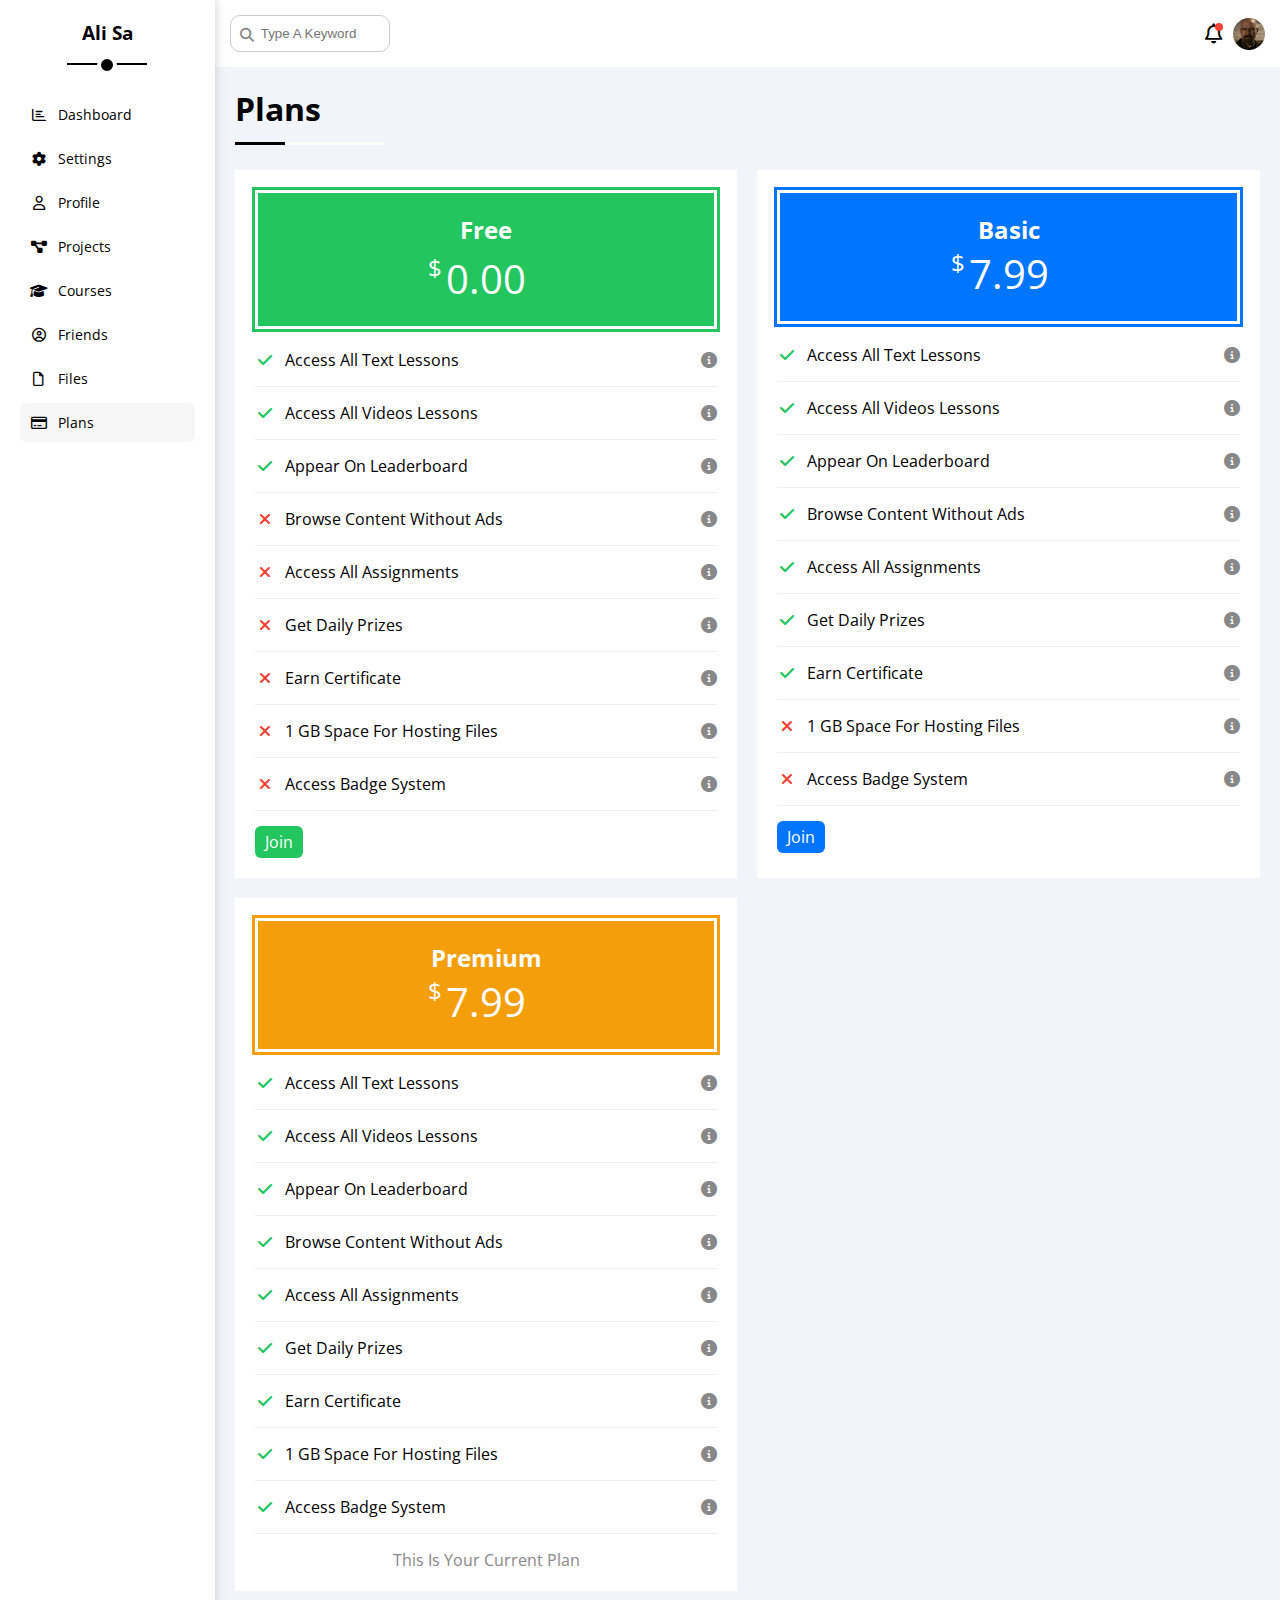
<file: plans.html>
<!DOCTYPE html>
<html lang="en">

<head>
    <meta charset="UTF-8">
    <meta name="viewport" content="width=device-width, initial-scale=1.0">
    <link rel="stylesheet" href="./css/all.min.css">
    <link rel="stylesheet" href="./css/framework.css">
    <link rel="stylesheet" href="./css/main.css">
    <link rel="preconnect" href="https://fonts.googleapis.com" />
    <link rel="preconnect" href="https://fonts.gstatic.com" crossorigin />
    <link href="https://fonts.googleapis.com/css2?family=Open+Sans:wght@300;500&display=swap" rel="stylesheet" />
    <title>Plans</title>
</head>

<body>
    <div class="page d-flex">
        <div class="sidebar bg-white p-20 p-rev">
            <h3 class=" txt-c p-rev mt-0">Ali Sa</h3>
            <ul>
                <li>
                    <a class="d-flex align-center fs-14 c-black rad-6 p-10" href="index.html">
                        <i class="fa-regular fa-chart-bar fa-fw"></i>
                        <span>Dashboard</span>
                    </a>
                </li>
                <li>
                    <a class="d-flex align-center fs-14 c-black rad-6 p-10" href="settings.html">
                        <i class="fa-solid fa-gear fa-fw"></i>
                        <span>Settings</span>
                    </a>
                </li>
                <li>
                    <a class="d-flex align-center fs-14 c-black rad-6 p-10" href="profile.html">
                        <i class="fa-regular fa-user fa-fw"></i>
                        <span>Profile</span>
                    </a>
                </li>
                <li>
                    <a class="d-flex align-center fs-14 c-black rad-6 p-10" href="projects.html">
                        <i class="fa-solid fa-diagram-project fa-fw"></i>
                        <span>Projects</span>
                    </a>
                </li>
                <li>
                    <a class="d-flex align-center fs-14 c-black rad-6 p-10" href="courses.html">
                        <i class="fa-solid fa-graduation-cap fa-fw"></i>
                        <span>Courses</span>
                    </a>
                </li>
                <li>
                    <a class="d-flex align-center fs-14 c-black rad-6 p-10" href="friends.html">
                        <i class="fa-regular fa-circle-user fa-fw"></i>
                        <span>Friends</span>
                    </a>
                </li>
                <li>
                    <a class="d-flex align-center fs-14 c-black rad-6 p-10" href="files.html">
                        <i class="fa-regular fa-file fa-fw"></i>
                        <span>Files</span>
                    </a>
                </li>
                <li>
                    <a class="active  d-flex align-center fs-14 c-black rad-6 p-10" href="plans.html">
                        <i class="fa-regular fa-credit-card fa-fw"></i>
                        <span>Plans</span>
                    </a>
                </li>
            </ul>
        </div>
        <div class="content w-full">
            <!-- head -->
            <div class="head bg-white between-flex p-15">
                <div class="search p-rev">
                    <input class="p-10" type="search" placeholder="Type A Keyword">
                </div>
                <div class="icon d-flex align-center">
                    <span class="notf p-rev">
                        <i class="fa-regular fa-bell fa-lg"></i>
                    </span>
                    <img class="rad-50" src="./image/avatar-2.jpg" alt="">
                </div>
            </div>
            <h1 class="p-rev">Plans</h1>

            <div class="plans-page d-grid gap-20 m-20">
                <div class="plan p-20 bg-white">
                    <div class="top bg-green c-white txt-c mb-20">
                        <h2 class="m-0 mb-5">Free</h2>
                        <span class="d-block w-fit p-rev"><span>$</span>0.00</span>
                    </div>
                    <ul>
                        <li>
                            <i class="fa-solid fa-check fa-fw yes"></i>
                            <span>Access All Text Lessons</span>
                            <i class="fa-solid fa-circle-info help"></i>
                        </li>
                        <li>
                            <i class="fa-solid fa-check fa-fw yes"></i>
                            <span>Access All Videos Lessons</span>
                            <i class="fa-solid fa-circle-info help"></i>
                        </li>
                        <li>
                            <i class="fa-solid fa-check fa-fw yes"></i>
                            <span>Appear On Leaderboard</span>
                            <i class="fa-solid fa-circle-info help"></i>
                        </li>
                        <li>
                            <i class="fa-solid fa-xmark fa-fw"></i>
                            <span>Browse Content Without Ads</span>
                            <i class="fa-solid fa-circle-info help"></i>
                        </li>
                        <li>
                            <i class="fa-solid fa-xmark fa-fw"></i>
                            <span>Access All Assignments</span>
                            <i class="fa-solid fa-circle-info help"></i>
                        </li>
                        <li>
                            <i class="fa-solid fa-xmark fa-fw"></i>
                            <span>Get Daily Prizes</span>
                            <i class="fa-solid fa-circle-info help"></i>
                        </li>
                        <li>
                            <i class="fa-solid fa-xmark fa-fw"></i>
                            <span>Earn Certificate</span>
                            <i class="fa-solid fa-circle-info help"></i>
                        </li>
                        <li>
                            <i class="fa-solid fa-xmark fa-fw"></i>
                            <span>1 GB Space For Hosting Files</span>
                            <i class="fa-solid fa-circle-info help"></i>
                        </li>
                        <li>
                            <i class="fa-solid fa-xmark fa-fw"></i>
                            <span>Access Badge System</span>
                            <i class="fa-solid fa-circle-info help"></i>
                        </li>
                    </ul>

                    <a class="btn-shape bg-green c-white d-block w-fit" href="">Join</a>
                </div>
                <div class="plan blue bg-white p-20">
                    <div class="top bg-blue  c-white txt-c p-20 mb-20">
                        <h2 class="m-0">Basic</h2>
                        <span class="d-block w-fit p-rev"><span>$</span>7.99</span>
                    </div>
                    <ul class="list-none p-0">
                        <li>
                            <i class="fa-solid fa-check fa-fw yes"></i>
                            <span>Access All Text Lessons</span>
                            <i class="fa-solid fa-circle-info help"></i>
                        </li>
                        <li>
                            <i class="fa-solid fa-check fa-fw yes"></i>
                            <span>Access All Videos Lessons</span>
                            <i class="fa-solid fa-circle-info help"></i>
                        </li>
                        <li>
                            <i class="fa-solid fa-check fa-fw yes"></i>
                            <span>Appear On Leaderboard</span>
                            <i class="fa-solid fa-circle-info help"></i>
                        </li>
                        <li>
                            <i class="fa-solid fa-check fa-fw yes"></i>
                            <span>Browse Content Without Ads</span>
                            <i class="fa-solid fa-circle-info help"></i>
                        </li>
                        <li>
                            <i class="fa-solid fa-check fa-fw yes"></i>
                            <span>Access All Assignments</span>
                            <i class="fa-solid fa-circle-info help"></i>
                        </li>
                        <li>
                            <i class="fa-solid fa-check fa-fw yes"></i>
                            <span>Get Daily Prizes</span>
                            <i class="fa-solid fa-circle-info help"></i>
                        </li>
                        <li>
                            <i class="fa-solid fa-check fa-fw yes"></i>
                            <span>Earn Certificate</span>
                            <i class="fa-solid fa-circle-info help"></i>
                        </li>
                        <li>
                            <i class="fa-solid fa-xmark fa-fw"></i>
                            <span>1 GB Space For Hosting Files</span>
                            <i class="fa-solid fa-circle-info help"></i>
                        </li>
                        <li>
                            <i class="fa-solid fa-xmark fa-fw"></i>
                            <span>Access Badge System</span>
                            <i class="fa-solid fa-circle-info help"></i>
                        </li>
                    </ul>
                    <a href="#" class="btn-shape bg-blue c-white d-block w-fit">Join</a>
                </div>
                <!-- End Plan -->
                <!-- Start Plan -->
                <div class="plan orange bg-white p-20">
                    <div class="top bg-orange  c-white txt-c p-20 mb-20">
                        <h2 class="m-0">Premium</h2>
                        <span class="d-block w-fit p-rev"><span>$</span>7.99</span>
                    </div>
                    <ul class="list-none p-0">
                        <li>
                            <i class="fa-solid fa-check fa-fw yes"></i>
                            <span>Access All Text Lessons</span>
                            <i class="fa-solid fa-circle-info help"></i>
                        </li>
                        <li>
                            <i class="fa-solid fa-check fa-fw yes"></i>
                            <span>Access All Videos Lessons</span>
                            <i class="fa-solid fa-circle-info help"></i>
                        </li>
                        <li>
                            <i class="fa-solid fa-check fa-fw yes"></i>
                            <span>Appear On Leaderboard</span>
                            <i class="fa-solid fa-circle-info help"></i>
                        </li>
                        <li>
                            <i class="fa-solid fa-check fa-fw yes"></i>
                            <span>Browse Content Without Ads</span>
                            <i class="fa-solid fa-circle-info help"></i>
                        </li>
                        <li>
                            <i class="fa-solid fa-check fa-fw yes"></i>
                            <span>Access All Assignments</span>
                            <i class="fa-solid fa-circle-info help"></i>
                        </li>
                        <li>
                            <i class="fa-solid fa-check fa-fw yes"></i>
                            <span>Get Daily Prizes</span>
                            <i class="fa-solid fa-circle-info help"></i>
                        </li>
                        <li>
                            <i class="fa-solid fa-check fa-fw yes"></i>
                            <span>Earn Certificate</span>
                            <i class="fa-solid fa-circle-info help"></i>
                        </li>
                        <li>
                            <i class="fa-solid fa-check fa-fw yes"></i>
                            <span>1 GB Space For Hosting Files</span>
                            <i class="fa-solid fa-circle-info help"></i>
                        </li>
                        <li>
                            <i class="fa-solid fa-check fa-fw yes"></i>
                            <span>Access Badge System</span>
                            <i class="fa-solid fa-circle-info help"></i>
                        </li>
                    </ul>
                    <p class="c-grey m-0 txt-c">This Is Your Current Plan</p>
                </div>
            </div>

        </div>
</body>

</html>
</file>
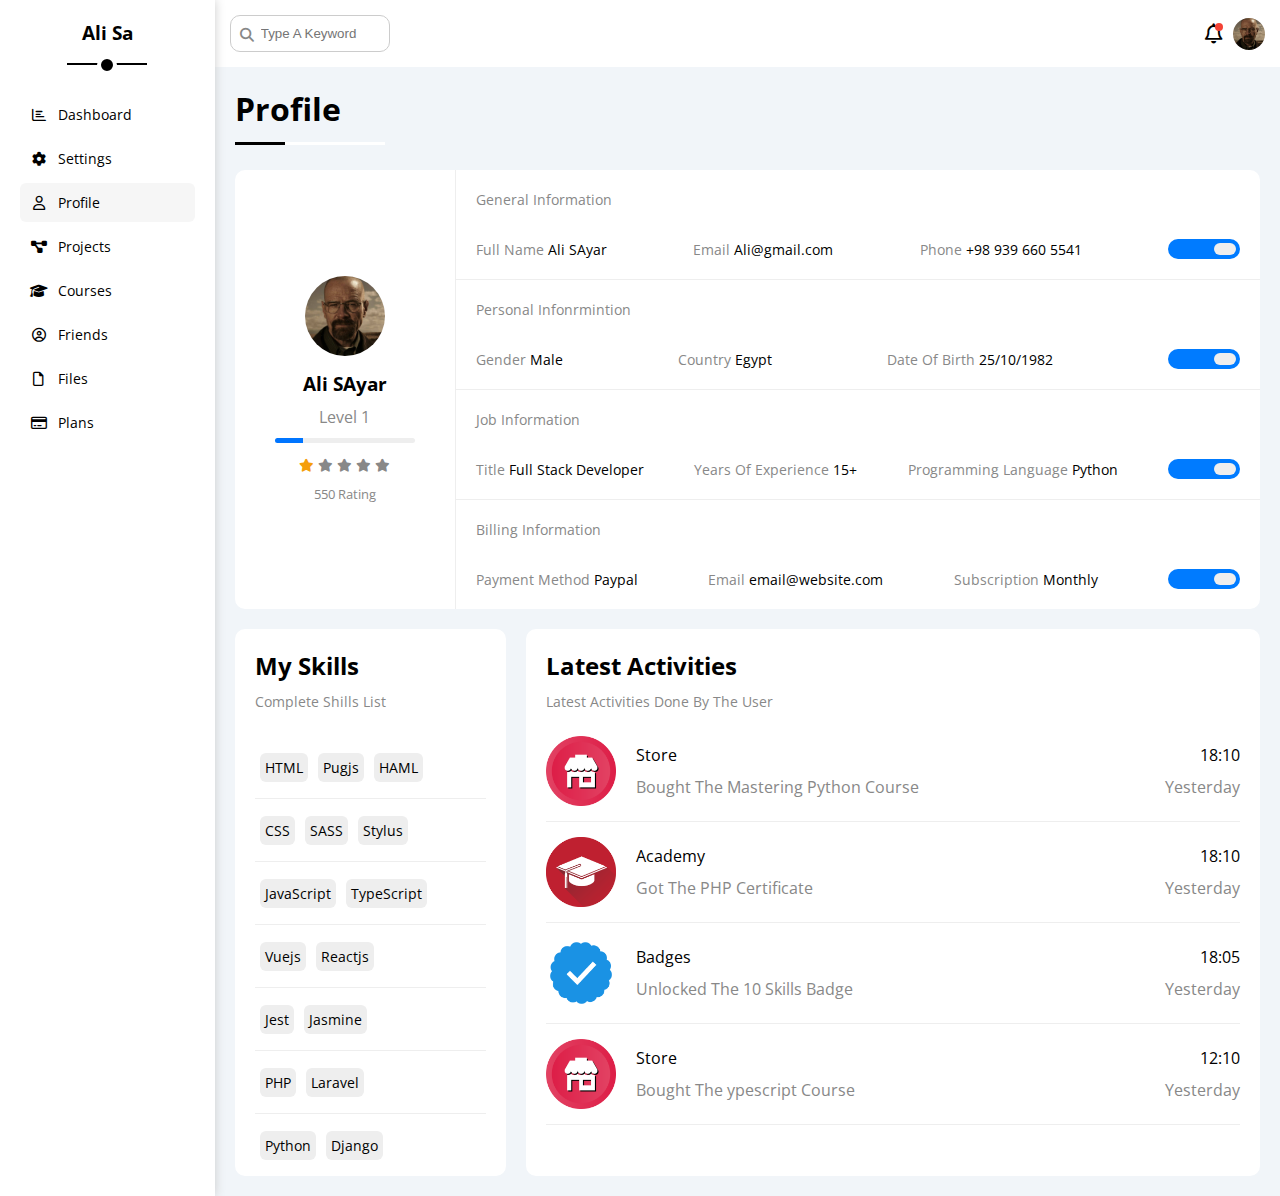
<file: profile.html>
<!DOCTYPE html>
<html lang="en">

<head>
    <meta charset="UTF-8">
    <meta name="viewport" content="width=device-width, initial-scale=1.0">
    <link rel="stylesheet" href="./css/all.min.css">
    <link rel="stylesheet" href="./css/framework.css">
    <link rel="stylesheet" href="./css/main.css">
    <link rel="preconnect" href="https://fonts.googleapis.com" />
    <link rel="preconnect" href="https://fonts.gstatic.com" crossorigin />
    <link href="https://fonts.googleapis.com/css2?family=Open+Sans:wght@300;500&display=swap" rel="stylesheet" />
    <title>Profile</title>
</head>

<body>
    <div class="page d-flex">
        <div class="sidebar bg-white p-20 p-rev">
            <h3 class=" txt-c p-rev mt-0">Ali Sa</h3>
            <ul>
                <li>
                    <a class=" d-flex align-center fs-14 c-black rad-6 p-10" href="index.html">
                        <i class="fa-regular fa-chart-bar fa-fw"></i>
                        <span>Dashboard</span>
                    </a>
                </li>
                <li>
                    <a class=" d-flex align-center fs-14 c-black rad-6 p-10" href="settings.html">
                        <i class="fa-solid fa-gear fa-fw"></i>
                        <span>Settings</span>
                    </a>
                </li>
                <li>
                    <a class="active d-flex align-center fs-14 c-black rad-6 p-10" href="profile.html">
                        <i class="fa-regular fa-user fa-fw"></i>
                        <span>Profile</span>
                    </a>
                </li>
                <li>
                    <a class="d-flex align-center fs-14 c-black rad-6 p-10" href="projects.html">
                        <i class="fa-solid fa-diagram-project fa-fw"></i>
                        <span>Projects</span>
                    </a>
                </li>
                <li>
                    <a class="d-flex align-center fs-14 c-black rad-6 p-10" href="courses.html">
                        <i class="fa-solid fa-graduation-cap fa-fw"></i>
                        <span>Courses</span>
                    </a>
                </li>
                <li>
                    <a class="d-flex align-center fs-14 c-black rad-6 p-10" href="friends.html">
                        <i class="fa-regular fa-circle-user fa-fw"></i>
                        <span>Friends</span>
                    </a>
                </li>
                <li>
                    <a class="d-flex align-center fs-14 c-black rad-6 p-10" href="files.html">
                        <i class="fa-regular fa-file fa-fw"></i>
                        <span>Files</span>
                    </a>
                </li>
                <li>
                    <a class="d-flex align-center fs-14 c-black rad-6 p-10" href="plans.html">
                        <i class="fa-regular fa-credit-card fa-fw"></i>
                        <span>Plans</span>
                    </a>
                </li>
            </ul>
        </div>
        <div class="content w-full">
            <!-- head -->
            <div class="head bg-white between-flex p-15">
                <div class="search p-rev">
                    <input class="p-10" type="search" placeholder="Type A Keyword">
                </div>
                <div class="icon d-flex align-center">
                    <span class="notf p-rev">
                        <i class="fa-regular fa-bell fa-lg"></i>
                    </span>
                    <img class="rad-50" src="./image/avatar-2.jpg" alt="">
                </div>
            </div>
            <h1 class="p-rev">Profile</h1>
            <div class="profile-page mb-20">
                <div class="profile d-flex wrap-mobile align-center rad-10 bg-white">
                    <div class="avatar-box txt-c">
                        <img src="./image/avatar-2.jpg" alt="Avatar">
                        <h3 class="m-0 mt-10">Ali SAyar</h3>
                        <p class="m-0 mt-10 c-grey">Level 1</p>
                        <div class="level mt-10 bg-eee rad-10 p-rev">
                            <span style="width: 20%;"></span>
                        </div>
                        <div class="stars mt-10">
                            <i class="fa-solid fa-star c-orange fs-13"></i>
                            <i class="fa-solid fa-star c-grey fs-13"></i>
                            <i class="fa-solid fa-star c-grey fs-13"></i>
                            <i class="fa-solid fa-star c-grey fs-13"></i>
                            <i class="fa-solid fa-star c-grey fs-13"></i>
                        </div>
                        <p class=" c-grey m-0 mt-10 fs-13">550 Rating</p>
                    </div>
                    <div class="info  w-full">
                        <div class="box between-flex gap-20 wrap p-20 brd-b brd-eee">
                            <h4 class="m-0 mb-10 w-full c-grey fs-14">General Information</h4>
                            <div class="fs-14">
                                <span class="c-grey">Full Name</span>
                                <span>Ali SAyar</span>
                            </div>
                            <div class="fs-14">
                                <span class="c-grey">Email</span>
                                <span>Ali@gmail.com</span>
                            </div>
                            <div class="fs-14">
                                <span class="c-grey">Phone</span>
                                <span>+98 939 660 5541</span>
                            </div>
                            <div>
                                <label>
                                    <input class="toggle-checkbox" type="checkbox" checked>
                                    <div class="toggle-switch"></div>
                                </label>
                            </div>
                        </div>
                        <div class="box between-flex gap-20 wrap p-20 brd-b brd-eee">
                            <h4 class="m-0 mb-10 w-full c-grey fs-14">Personal Infonrmintion</h4>
                            <div class="fs-14">
                                <span class="c-grey">Gender</span>
                                <span>Male</span>
                            </div>
                            <div class="fs-14">
                                <span class="c-grey">Country</span>
                                <span>Egypt</span>
                            </div>
                            <div class="fs-14">
                                <span class="c-grey">Date Of Birth</span>
                                <span>25/10/1982</span>
                            </div>
                            <div>
                                <label>
                                    <input class="toggle-checkbox" type="checkbox" checked>
                                    <div class="toggle-switch"></div>
                                </label>
                            </div>
                        </div>
                        <div class="box between-flex gap-20 wrap p-20 brd-b brd-eee">
                            <h4 class="m-0 mb-10 w-full c-grey fs-14">Job Information
                            </h4>
                            <div class="fs-14">
                                <span class="c-grey">Title</span>
                                <span>Full Stack Developer</span>
                            </div>
                            <div class="fs-14">
                                <span class="c-grey">Years Of Experience</span>
                                <span>15+</span>
                            </div>
                            <div class="fs-14">
                                <span class="c-grey">Programming Language</span>
                                <span>Python</span>
                            </div>
                            <div>
                                <label>
                                    <input class="toggle-checkbox" type="checkbox" checked>
                                    <div class="toggle-switch"></div>
                                </label>
                            </div>
                        </div>
                        <div class="box between-flex gap-20 wrap p-20">
                            <h4 class="m-0 mb-10 w-full c-grey fs-14">Billing Information
                            </h4>
                            <div class="fs-14">
                                <span class="c-grey">Payment Method</span>
                                <span>Paypal</span>
                            </div>
                            <div class="fs-14">
                                <span class="c-grey">Email </span>
                                <span>email@website.com</span>
                            </div>
                            <div class="fs-14">
                                <span class="c-grey"> Subscription</span>
                                <span>Monthly</span>
                            </div>
                            <div>
                                <label>
                                    <input class="toggle-checkbox" type="checkbox" checked>
                                    <div class="toggle-switch"></div>
                                </label>
                            </div>
                        </div>
                    </div>
                </div>
                <div class="data d-block-mobile d-flex gap-20">
                    <div class="skills p-20 mt-20 bg-white rad-10">
                        <h2 class="m-0 mb-10">My Skills</h2>
                        <p class="m-0 mb-25 c-grey fs-14">Complete Shills List</p>
                        <ul class="m-0  txt-c-mobile">
                            <li class="brd-b brd-eee pt-20 pb-20"><span>HTML</span><span>Pugjs</span><span>HAML</span>
                            </li>
                            <li class="brd-b brd-eee pt-20 pb-20"><span>CSS</span><span>SASS</span><span>Stylus</span>
                            </li>
                            <li class="brd-b brd-eee pt-20 pb-20"><span>JavaScript</span><span>TypeScript</span></li>
                            <li class="brd-b brd-eee pt-20 pb-20"><span>Vuejs</span><span>Reactjs</span></li>
                            <li class="brd-b brd-eee pt-20 pb-20"><span>Jest</span><span>Jasmine</span></li>
                            <li class="brd-b brd-eee pt-20 pb-20"><span>PHP</span><span>Laravel</span></li>
                            <li class="pt-20"><span>Python</span><span>Django</span></li>
                        </ul>
                    </div>
                    <div class="activities p-20 mt-20 bg-white rad-10">
                        <h2 class="m-0 mb-10">Latest Activities</h2>
                        <p class="m-0 mb-25 c-grey fs-14">Latest Activities Done By The User</p>
                        <div
                            class="activity mb-15 pb-15 brd-b brd-eee column-mobile txt-c-mobile d-flex gap-20 align-center">
                            <img src="./image/activity-01.png" alt="">
                            <div class="info w-full">
                                <span>Store</span>
                                <span class="d-block mt-10 c-grey">Bought The Mastering Python Course</span>
                            </div>
                            <div class="date">
                                <span>18:10</span>
                                <span class="d-block mt-10 c-grey">Yesterday</span>
                            </div>
                        </div>
                        <div
                            class="activity mb-15 pb-15 brd-b brd-eee column-mobile txt-c-mobile d-flex gap-20 align-center">
                            <img src="./image/activity-02.png" alt="">
                            <div class="info w-full">
                                <span>Academy</span>
                                <span class="d-block mt-10 c-grey">Got The PHP Certificate</span>
                            </div>
                            <div class="date">
                                <span>18:10</span>
                                <span class="d-block mt-10 c-grey">Yesterday</span>
                            </div>
                        </div>
                        <div
                            class="activity mb-15 pb-15 brd-b brd-eee column-mobile txt-c-mobile d-flex gap-20 align-center">
                            <img src="./image/activity-03.png" alt="">
                            <div class="info w-full">
                                <span>Badges</span>
                                <span class="d-block mt-10 c-grey">Unlocked The 10 Skills Badge</span>
                            </div>
                            <div class="date">
                                <span>18:05</span>
                                <span class="d-block mt-10 c-grey">Yesterday</span>
                            </div>
                        </div>
                        <div
                            class="activity mb-15 pb-15 brd-b brd-eee column-mobile txt-c-mobile d-flex gap-20 align-center">
                            <img src="./image/activity-01.png" alt="">
                            <div class="info w-full">
                                <span>Store</span>
                                <span class="d-block mt-10 c-grey">Bought The ypescript Course</span>
                            </div>
                            <div class="date">
                                <span>12:10</span>
                                <span class="d-block mt-10 c-grey">Yesterday</span>
                            </div>
                        </div>

                    </div>
                </div>
            </div>

        </div>
</body>

</html>
</file>
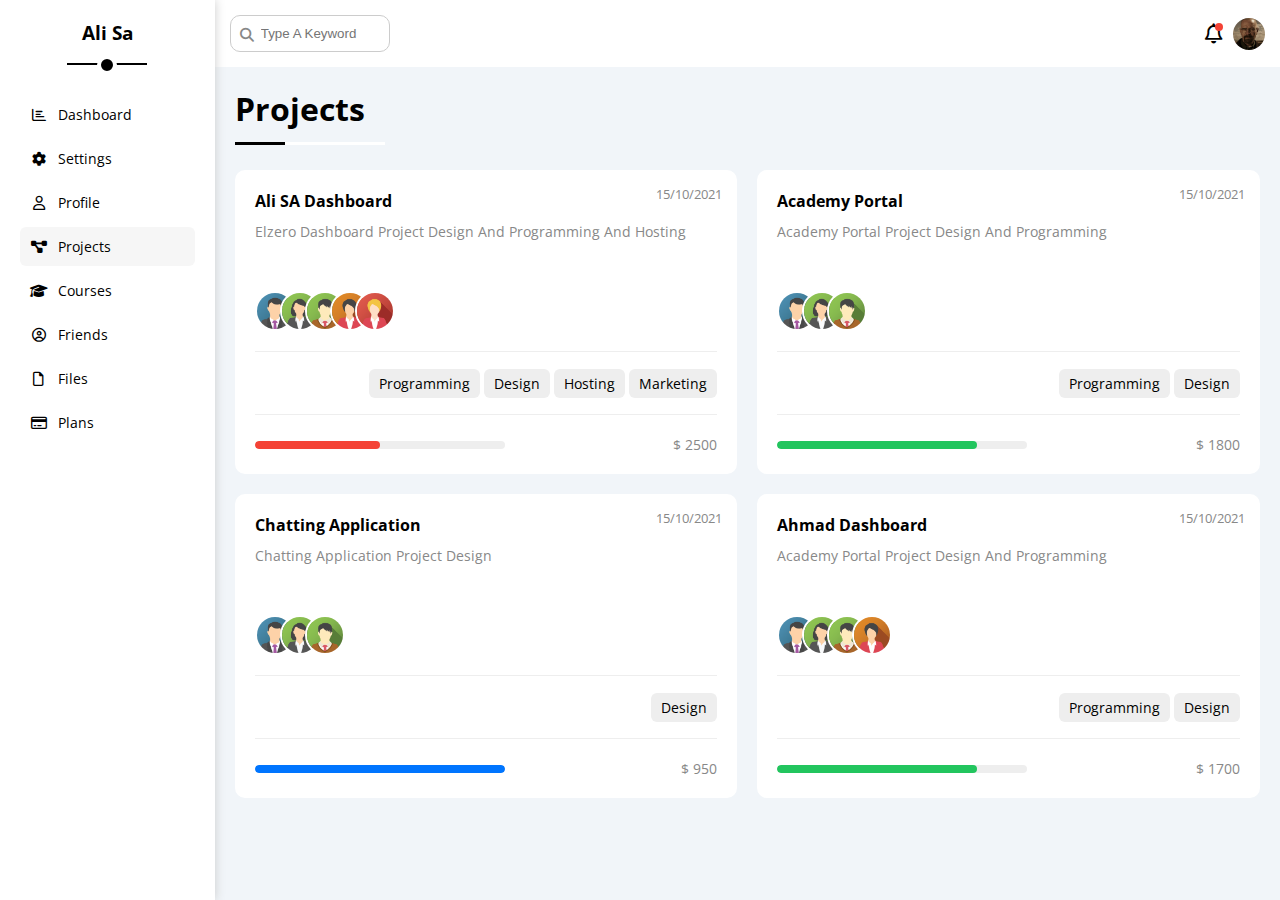
<file: projects.html>
<!DOCTYPE html>
<html lang="en">

<head>
    <meta charset="UTF-8">
    <meta name="viewport" content="width=device-width, initial-scale=1.0">
    <link rel="stylesheet" href="./css/all.min.css">
    <link rel="stylesheet" href="./css/framework.css">
    <link rel="stylesheet" href="./css/main.css">
    <link rel="preconnect" href="https://fonts.googleapis.com" />
    <link rel="preconnect" href="https://fonts.gstatic.com" crossorigin />
    <link href="https://fonts.googleapis.com/css2?family=Open+Sans:wght@300;500&display=swap" rel="stylesheet" />
    <title>Projects</title>
</head>

<body>
    <div class="page d-flex">
        <div class="sidebar bg-white p-20 p-rev">
            <h3 class=" txt-c p-rev mt-0">Ali Sa</h3>
            <ul>
                <li>
                    <a class=" d-flex align-center fs-14 c-black rad-6 p-10" href="index.html">
                        <i class="fa-regular fa-chart-bar fa-fw"></i>
                        <span>Dashboard</span>
                    </a>
                </li>
                <li>
                    <a class=" d-flex align-center fs-14 c-black rad-6 p-10" href="settings.html">
                        <i class="fa-solid fa-gear fa-fw"></i>
                        <span>Settings</span>
                    </a>
                </li>
                <li>
                    <a class=" d-flex align-center fs-14 c-black rad-6 p-10" href="profile.html">
                        <i class="fa-regular fa-user fa-fw"></i>
                        <span>Profile</span>
                    </a>
                </li>
                <li>
                    <a class=" active d-flex align-center fs-14 c-black rad-6 p-10" href="projects.html">
                        <i class="fa-solid fa-diagram-project fa-fw"></i>
                        <span>Projects</span>
                    </a>
                </li>
                <li>
                    <a class="d-flex align-center fs-14 c-black rad-6 p-10" href="courses.html">
                        <i class="fa-solid fa-graduation-cap fa-fw"></i>
                        <span>Courses</span>
                    </a>
                </li>
                <li>
                    <a class="d-flex align-center fs-14 c-black rad-6 p-10" href="friends.html">
                        <i class="fa-regular fa-circle-user fa-fw"></i>
                        <span>Friends</span>
                    </a>
                </li>
                <li>
                    <a class="d-flex align-center fs-14 c-black rad-6 p-10" href="files.html">
                        <i class="fa-regular fa-file fa-fw"></i>
                        <span>Files</span>
                    </a>
                </li>
                <li>
                    <a class="d-flex align-center fs-14 c-black rad-6 p-10" href="plans.html">
                        <i class="fa-regular fa-credit-card fa-fw"></i>
                        <span>Plans</span>
                    </a>
                </li>
            </ul>
        </div>
        <div class="content w-full">
            <!-- head -->
            <div class="head bg-white between-flex p-15">
                <div class="search p-rev">
                    <input class="p-10" type="search" placeholder="Type A Keyword">
                </div>
                <div class="icon d-flex align-center">
                    <span class="notf p-rev">
                        <i class="fa-regular fa-bell fa-lg"></i>
                    </span>
                    <img class="rad-50" src="./image/avatar-2.jpg" alt="">
                </div>
            </div>
            <h1 class="p-rev">Projects</h1>

            <div class="projects-page  d-flex-mobile d-grid wrap m-20">

                <div class="project w-full bg-white rad-10 p-20 p-rev">
                    <h2 class=" fs-16 m-0 mb-10">Ali SA Dashboard</h2>
                    <p class="m-0 mb-25 c-grey fs-14">Elzero Dashboard Project Design And Programming And Hosting</p>
                    <span class="date c-grey fs-13">15/10/2021
                    </span>
                    <div class="images d-flex mt-50 mb-20 pb-20 brd-b brd-eee"">
                        <img src=" ./image/team-01.png" alt="">
                        <img src="./image/team-02.png" alt="">
                        <img src="./image/team-03.png" alt="">
                        <img src="./image/team-04.png" alt="">
                        <img src="./image/team-05.png" alt="">
                    </div>
                    <div class="keys mb-20 pb-20 brd-b brd-eee">
                        <span class="d-block-mobile w-fit">Programming</span>
                        <span class="d-block-mobile w-fit">Design</span>
                        <span class="d-block-mobile w-fit">Hosting</span>
                        <span class="d-block-mobile w-fit">Marketing</span>
                    </div>
                    <div class="rate between-flex column-mobile gap-20">
                        <div class="line">
                            <span class="bg-red" style="width: 50%;"></span>
                        </div>
                        <div class="num c-grey fs-14 ">$ 2500</div>
                    </div>
                </div>
                <div class="project w-full bg-white rad-10 p-20 p-rev">
                    <h2 class=" fs-16 m-0 mb-10">Academy Portal</h2>
                    <p class="m-0 mb-25 c-grey fs-14">Academy Portal Project Design And Programming</p>
                    <span class="date c-grey fs-13">15/10/2021
                    </span>
                    <div class="images d-flex mt-50 mb-20 pb-20 brd-b brd-eee"">
                        <img src=" ./image/team-01.png" alt="">
                        <img src="./image/team-02.png" alt="">
                        <img src="./image/team-03.png" alt="">
                    </div>
                    <div class="keys mb-20 pb-20 brd-b brd-eee">
                        <span class="d-block-mobile w-fit">Programming</span>
                        <span class="d-block-mobile w-fit">Design</span>

                    </div>
                    <div class="rate between-flex column-mobile gap-20">
                        <div class="line">
                            <span class="bg-green" style="width: 80%;"></span>
                        </div>
                        <div class="num c-grey fs-14 ">$ 1800</div>
                    </div>
                </div>
                <div class="project w-full bg-white rad-10 p-20 p-rev">
                    <h2 class=" fs-16 m-0 mb-10">Chatting Application </h2>
                    <p class="m-0 mb-25 c-grey fs-14">Chatting Application Project Design </p>
                    <span class="date c-grey fs-13">15/10/2021
                    </span>
                    <div class="images d-flex mt-50 mb-20 pb-20 brd-b brd-eee"">
                        <img src=" ./image/team-01.png" alt="">
                        <img src="./image/team-02.png" alt="">
                        <img src="./image/team-03.png" alt="">
                    </div>
                    <div class="keys mb-20 pb-20 brd-b brd-eee">
                        <span class="d-block-mobile w-fit">Design</span>
                    </div>
                    <div class="rate between-flex column-mobile gap-20">
                        <div class="line">
                            <span class="bg-blue" style="width: 100%;"></span>
                        </div>
                        <div class="num c-grey fs-14 ">$ 950</div>
                    </div>
                </div>
                <div class="project w-full bg-white rad-10 p-20 p-rev">
                    <h2 class=" fs-16 m-0 mb-10">Ahmad Dashboard</h2>
                    <p class="m-0 mb-25 c-grey fs-14">Academy Portal Project Design And Programming</p>
                    <span class="date c-grey fs-13">15/10/2021
                    </span>
                    <div class="images d-flex mt-50 mb-20 pb-20 brd-b brd-eee"">
                        <img src=" ./image/team-01.png" alt="">
                        <img src="./image/team-02.png" alt="">
                        <img src="./image/team-03.png" alt="">
                        <img src="./image/team-04.png" alt="">
                    </div>
                    <div class="keys mb-20 pb-20 brd-b brd-eee">
                        <span class="d-block-mobile w-fit">Programming</span>
                        <span class="d-block-mobile w-fit">Design</span>
                    </div>
                    <div class="rate between-flex column-mobile gap-20">
                        <div class="line">
                            <span class="bg-green" style="width: 80%;"></span>
                        </div>
                        <div class="num c-grey fs-14 ">$ 1700</div>
                    </div>
                </div>

            </div>

        </div>
</body>

</html>
</file>
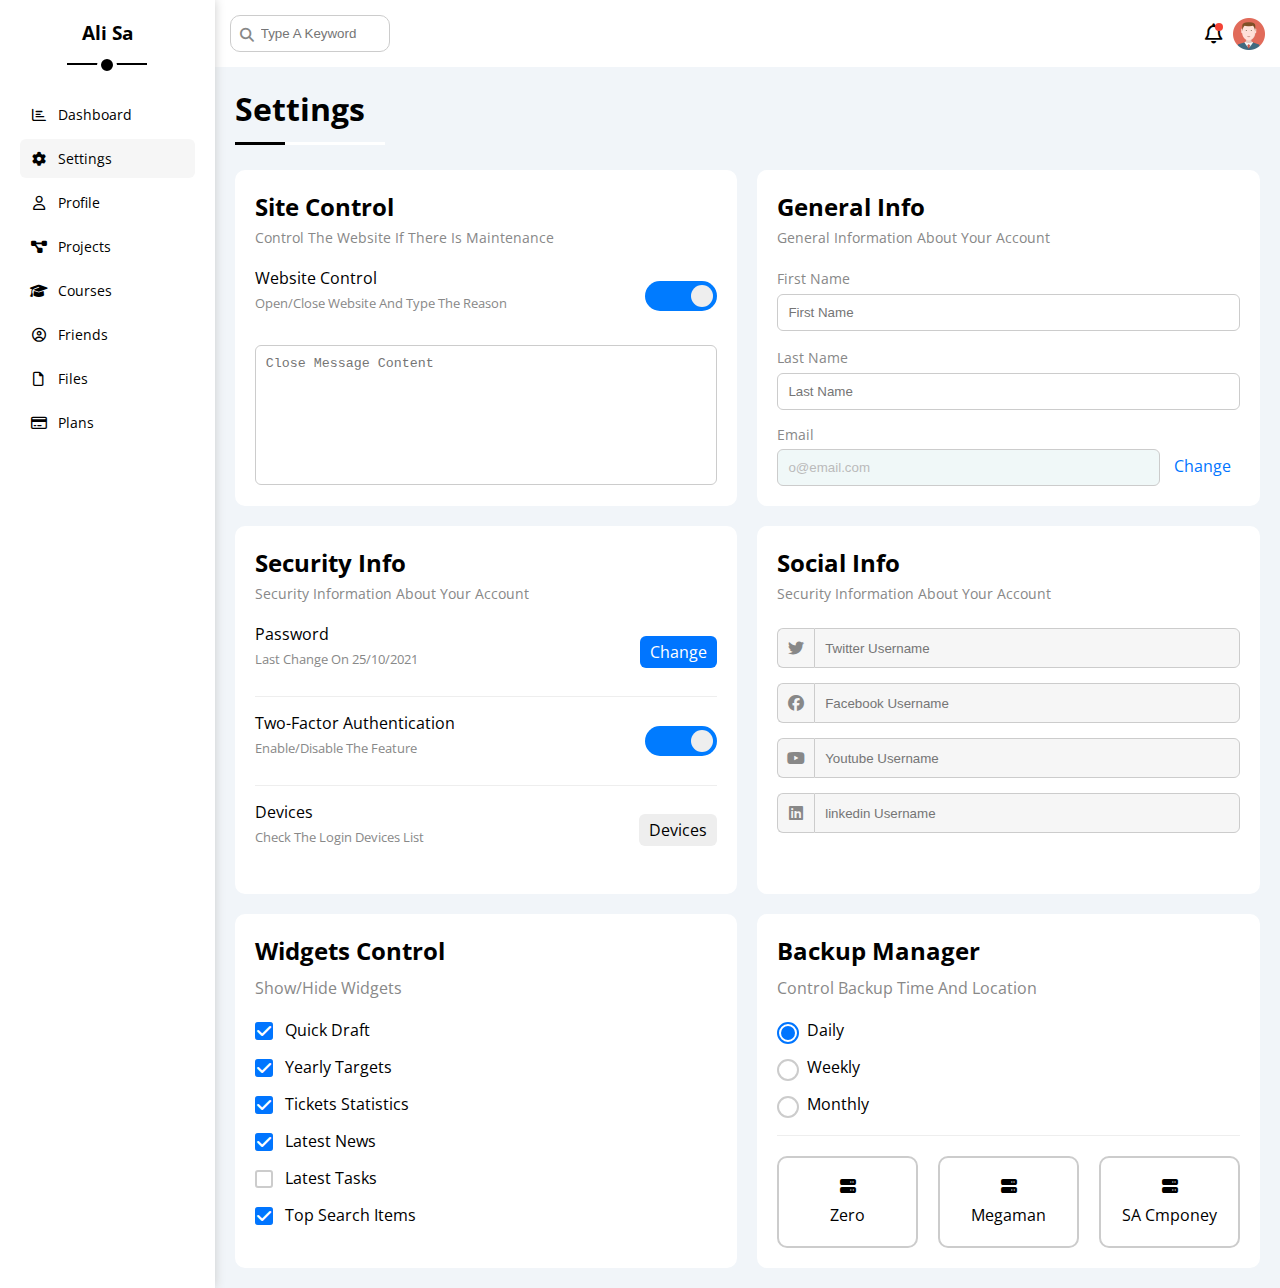
<file: settings.html>
<!DOCTYPE html>
<html lang="en">

<head>
    <meta charset="UTF-8">
    <meta name="viewport" content="width=device-width, initial-scale=1.0">
    <link rel="stylesheet" href="./css/all.min.css">
    <link rel="stylesheet" href="./css/framework.css">
    <link rel="stylesheet" href="./css/main.css">
    <link rel="preconnect" href="https://fonts.googleapis.com" />
    <link rel="preconnect" href="https://fonts.gstatic.com" crossorigin />
    <link href="https://fonts.googleapis.com/css2?family=Open+Sans:wght@300;500&display=swap" rel="stylesheet" />
    <title>Settings</title>
</head>

<body>
    <div class="page d-flex">
        <div class="sidebar bg-white p-20 p-rev">
            <h3 class=" txt-c p-rev mt-0">Ali Sa</h3>
            <ul>
                <li>
                    <a class=" d-flex align-center fs-14 c-black rad-6 p-10" href="index.html">
                        <i class="fa-regular fa-chart-bar fa-fw"></i>
                        <span>Dashboard</span>
                    </a>
                </li>
                <li>
                    <a class="active d-flex align-center fs-14 c-black rad-6 p-10" href="settings.html">
                        <i class="fa-solid fa-gear fa-fw"></i>
                        <span>Settings</span>
                    </a>
                </li>
                <li>
                    <a class="d-flex align-center fs-14 c-black rad-6 p-10" href="profile.html">
                        <i class="fa-regular fa-user fa-fw"></i>
                        <span>Profile</span>
                    </a>
                </li>
                <li>
                    <a class="d-flex align-center fs-14 c-black rad-6 p-10" href="projects.html">
                        <i class="fa-solid fa-diagram-project fa-fw"></i>
                        <span>Projects</span>
                    </a>
                </li>
                <li>
                    <a class="d-flex align-center fs-14 c-black rad-6 p-10" href="courses.html">
                        <i class="fa-solid fa-graduation-cap fa-fw"></i>
                        <span>Courses</span>
                    </a>
                </li>
                <li>
                    <a class="d-flex align-center fs-14 c-black rad-6 p-10" href="friends.html">
                        <i class="fa-regular fa-circle-user fa-fw"></i>
                        <span>Friends</span>
                    </a>
                </li>
                <li>
                    <a class="d-flex align-center fs-14 c-black rad-6 p-10" href="files.html">
                        <i class="fa-regular fa-file fa-fw"></i>
                        <span>Files</span>
                    </a>
                </li>
                <li>
                    <a class="d-flex align-center fs-14 c-black rad-6 p-10" href="plans.html">
                        <i class="fa-regular fa-credit-card fa-fw"></i>
                        <span>Plans</span>
                    </a>
                </li>
            </ul>
        </div>
        <div class="content w-full">
            <!-- head -->
            <div class="head bg-white between-flex p-15">
                <div class="search p-rev">
                    <input class="p-10" type="search" placeholder="Type A Keyword">
                </div>
                <div class="icon d-flex align-center">
                    <span class="notf p-rev">
                        <i class="fa-regular fa-bell fa-lg"></i>
                    </span>
                    <img src="./image/avatar.png" alt="">
                </div>
            </div>
            <h1 class="p-rev">Settings</h1>
            <div class="settings-page d-grid gap-20">

                <div class="control rad-10 bg-white p-20">
                    <h2 class="m-0 mb-5">Site Control</h2>
                    <p class="m-0 mb-20 c-grey fs-14">Control The Website If There Is Maintenance
                    </p>
                    <div class="between-flex">
                        <div>
                            <span>Website Control</span>
                            <p class="c-grey fs-13 mt-5">Open/Close Website And Type The Reason</p>
                        </div>
                        <div>
                            <label>
                                <input class="toggle-checkbox" type="checkbox" checked>
                                <div class="toggle-switch"></div>
                            </label>
                        </div>
                    </div>
                    <textarea class="mt-20 d-block w-full b-none brd p-10 rad-6"
                        placeholder="Close Message Content"></textarea>
                </div>

                <div class="general rad-10 bg-white p-20">
                    <h2 class="m-0 mb-5">General Info</h2>
                    <p class="m-0 mb-20 c-grey fs-14">General Information About Your Account</p>
                    <div class="box mb-15">
                        <label class="fs-14 c-grey" for="first">First Name</label>
                        <input class="brd p-10 rad-6 w-full mt-5" type="text" placeholder="First Name">
                    </div>
                    <div class="box mb-15">
                        <label class="fs-14 c-grey " for="first">Last Name</label>
                        <input class="brd p-10 rad-6 w-full mt-5" type="text" placeholder="Last Name">
                    </div>
                    <div class="box">
                        <label class="fs-14 c-grey d-block" for="first">Email</label>
                        <input class="email brd p-10 rad-6 w-full mt-5" type="text" value="o@email.com" disabled>
                        <a class="c-blue" href="">Change</a>
                    </div>

                </div>


                <div class="security rad-10 bg-white p-20">
                    <h2 class="m-0 mb-5">Security Info
                    </h2>
                    <p class="m-0 mb-20 c-grey fs-14">Security Information About Your Account
                    </p>
                    <div class="between-flex mb-15 pb-15 brd-b brd-eee">
                        <div>
                            <span>Password</span>
                            <p class="c-grey fs-13 mt-5">
                                Last Change On 25/10/2021</p>
                        </div>
                        <div>
                            <a class="bg-blue c-white btn-shape" href="">Change</a>
                        </div>
                    </div>
                    <div class="between-flex mb-15 pb-15 brd-b brd-eee">
                        <div>
                            <span>Two-Factor Authentication
                            </span>
                            <p class="c-grey fs-13 mt-5">Enable/Disable The Feature</p>
                        </div>
                        <div>
                            <label class="">
                                <input class="toggle-checkbox" type="checkbox" checked>
                                <div class="toggle-switch"></div>
                            </label>
                        </div>
                    </div>
                    <div class="between-flex pb-15">
                        <div>
                            <span>Devices
                            </span>
                            <p class="c-grey fs-13 mt-5">Check The Login Devices List</p>
                        </div>
                        <div>
                            <a class="bg-eee  btn-shape" href="">Devices</a>
                        </div>
                    </div>

                </div>

                <div class="social rad-10 bg-white p-20">
                    <h2 class="m-0 mb-5">Social Info
                    </h2>
                    <p class="m-0 mb-25 c-grey fs-14">Security Information About Your Account
                    </p>
                    <div class="box d-flex align-center mb-15">
                        <i class="fa-brands fa-twitter center-flex c-grey brd"></i>
                        <input class="brd w-full" type="text" placeholder="Twitter Username">
                    </div>
                    <div class="box d-flex align-center mb-15">
                        <i class="fa-brands fa-facebook center-flex c-grey brd"></i>
                        <input class="brd w-full" type="text" placeholder="Facebook Username">
                    </div>
                    <div class="box d-flex align-center mb-15">
                        <i class="fa-brands fa-youtube center-flex c-grey brd"></i>
                        <input class="brd w-full" type="text" placeholder="Youtube Username">
                    </div>
                    <div class="box d-flex align-center mb-15">
                        <i class="fa-brands fa-linkedin center-flex c-grey brd"></i>
                        <input class="brd w-full" type="text" placeholder="linkedin Username">
                    </div>
                </div>

                <div class="widgets-control p-20 bg-white rad-10">
                    <h2 class="mt-0 mb-10">Widgets Control</h2>
                    <p class="mt-0 mb-20 c-grey fs-15">Show/Hide Widgets</p>
                    <div class="control d-flex align-center mb-15">
                        <input type="checkbox" id="one" checked />
                        <label for="one">Quick Draft</label>
                    </div>
                    <div class="control d-flex align-center mb-15">
                        <input type="checkbox" id="two" checked />
                        <label for="two">Yearly Targets</label>
                    </div>
                    <div class="control d-flex align-center mb-15">
                        <input type="checkbox" id="three" checked />
                        <label for="three">Tickets Statistics</label>
                    </div>
                    <div class="control d-flex align-center mb-15">
                        <input type="checkbox" id="four" checked />
                        <label for="four">Latest News</label>
                    </div>
                    <div class="control d-flex align-center mb-15">
                        <input type="checkbox" id="five" />
                        <label for="five">Latest Tasks</label>
                    </div>
                    <div class="control d-flex align-center mb-15">
                        <input type="checkbox" id="six" checked />
                        <label for="six">Top Search Items</label>
                    </div>
                </div>

                <div class="backup-control p-20 bg-white rad-10">
                    <h2 class="mt-0 mb-10">Backup Manager</h2>
                    <p class="mt-0 mb-20 c-grey fs-15">Control Backup Time And Location</p>
                    <div class="date d-flex align-center mb-15">
                        <input type="radio" name="time" id="daily" checked />
                        <label for="daily">Daily</label>
                    </div>
                    <div class="date d-flex align-center mb-15">
                        <input type="radio" name="time" id="weekly" />
                        <label for="weekly">Weekly</label>
                    </div>
                    <div class="date d-flex align-center mb-15">
                        <input type="radio" name="time" id="monthly" />
                        <label for="monthly">Monthly</label>
                    </div>
                    <div class="servers txt-c d-flex wrap-mobile  gap-20 mt-20 pt-20 brd-t brd-eee">

                        <input type="radio" name="serv" id="zero">
                        <label class="w-full rad-10 p-20 brd" for="zero">
                            <i class="fa-solid fa-server d-block mb-10"></i>
                            Zero
                        </label>

                        <input type="radio" name="serv" id="Megaman">
                        <label class="w-full rad-10 p-20 brd " for="Megaman">
                            <i class="fa-solid fa-server d-block mb-10"></i>
                            Megaman
                        </label>

                        <input type="radio" name="serv" id="sa">
                        <label class="w-full p-20 brd rad-10" for="sa">
                            <i class="fa-solid fa-server d-block mb-10"></i>
                            SA Cmponey
                        </label>

                    </div>
                </div>
            </div>
        </div>
</body>

</html>
</file>
<file: css/framework.css>
:root {
  --blue: #0075ff;
  --blue-alt: #0d69d5;
  --orange: #f59e0b;
  --green: #22c55e;
  --red: #f44336;
  --grey: #888;
}

.d-flex {
  display: flex;
}
.wrap {
  flex-wrap: wrap;
}

.align-center {
  align-items: center;
}

.between-flex {
  display: flex;
  justify-content: space-between;
  align-items: center;
}
.center-flex {
  display: flex;
  justify-content: center;
  align-items: center;
}

.d-grid {
  display: grid;
}
.gap-20 {
  gap: 20px;
}

.d-block {
  display: block;
}
@media (max-width: 767px) {
  .wrap-mobile {
    flex-wrap: wrap;
  }
  .column-mobile {
    flex-direction: column;
  }
  .d-flex-mobile {
    display: flex;
  }
  .d-block-mobile {
    display: block;
  }
  .d-none {
    display: none;
  }
}

.p-rev {
  position: relative;
}

/* color */

.c-black {
  color: #000;
}
.c-blue {
  color: var(--blue);
}
.c-red {
  color: var(--red);
}
.c-white {
  color: white;
}
.c-grey {
  color: var(--grey);
}
.c-green {
  color: var(--green);
}
.c-orange {
  color: var(--orange);
}

.bg-white {
  background-color: #fff;
}
.bg-eee {
  background-color: #eee;
}
.bg-blue {
  background-color: var(--blue);
}

.bg-red {
  background-color: var(--red);
}

.bg-orange {
  background-color: var(--orange);
}

.bg-green {
  background-color: var(--green);
}

/* m & p */
.p-0 {
  padding: 0;
}
.p-5 {
  padding: 5px;
}
.p-10 {
  padding: 10px;
}
.p-15 {
  padding: 15px;
}
.p-20 {
  padding: 20px;
}
.p-25 {
  padding: 25px;
}
/* top */
.pt-0 {
  padding-top: 0;
}
.pt-5 {
  padding-top: 5px;
}
.pt-10 {
  padding-top: 10px;
}
.pt-15 {
  padding-top: 15px;
}
.pt-20 {
  padding-top: 20px;
}
.pt-25 {
  padding-top: 25px;
}
/* right */
.pr-0 {
  padding-right: 0;
}
.pr-5 {
  padding-right: 5px;
}
.pr-10 {
  padding-right: 10px;
}
.pr-15 {
  padding-right: 15px;
}
.pr-20 {
  padding-right: 20px;
}
.pr-25 {
  padding-right: 25px;
}
/* bottom */
.pb-0 {
  padding-bottom: 0;
}
.pb-5 {
  padding-bottom: 5px;
}
.pb-10 {
  padding-bottom: 10px;
}
.pb-15 {
  padding-bottom: 15px;
}
.pb-20 {
  padding-bottom: 20px;
}
.pb-25 {
  padding-bottom: 25px;
}
/* left */
.pl-0 {
  padding-left: 0;
}
.pl-5 {
  padding-left: 5px;
}
.pl-10 {
  padding-left: 10px;
}
.pl-15 {
  padding-left: 15px;
}
.pl-20 {
  padding-left: 20px;
}
.pl-25 {
  padding-left: 25px;
}
/*  */
.m-0 {
  margin: 0;
}
.m-5 {
  margin: 5px;
}
.m-10 {
  margin: 10px;
}
.m-15 {
  margin: 15px;
}
.m-20 {
  margin: 20px;
}
.m-25 {
  margin: 25px;
}
.m-30 {
  margin: 30px;
}
.m-40 {
  margin: 40px;
}
.m-50 {
  margin: 50px;
}
.m-100 {
  margin: 100px;
}
.m-150 {
  margin: 150px;
}
.m-200 {
  margin: 200px;
}

.mt-0 {
  margin-top: 0;
}
.mt-5 {
  margin-top: 5px;
}
.mt-10 {
  margin-top: 10px;
}
.mt-15 {
  margin-top: 15px;
}
.mt-20 {
  margin-top: 20px;
}
.mt-25 {
  margin-top: 25px;
}
.mt-30 {
  margin-top: 30px;
}
.mt-40 {
  margin-top: 40px;
}
.mt-50 {
  margin-top: 50px;
}
.mt-100 {
  margin-top: 100px;
}
.mt-150 {
  margin-top: 150px;
}
.mt-200 {
  margin-top: 200px;
}
/* right */
.mr-0 {
  margin-right: 0;
}
.mr-5 {
  margin-right: 5px;
}
.mr-10 {
  margin-right: 10px;
}
.mr-15 {
  margin-right: 15px;
}
.mr-20 {
  margin-right: 20px;
}
.mr-25 {
  margin-right: 25px;
}
.mr-30 {
  margin-right: 30px;
}
.mr-40 {
  margin-right: 40px;
}
.mr-50 {
  margin-right: 50px;
}
.mr-100 {
  margin-right: 100px;
}
.mr-150 {
  margin-right: 150px;
}
.mr-200 {
  margin-right: 200px;
}
/* bottom */
.mb-0 {
  margin-bottom: 0;
}
.mb-5 {
  margin-bottom: 5px;
}
.mb-10 {
  margin-bottom: 10px;
}
.mb-15 {
  margin-bottom: 15px;
}
.mb-20 {
  margin-bottom: 20px;
}
.mb-25 {
  margin-bottom: 25px;
}
.mb-30 {
  margin-bottom: 30px;
}
.mb-40 {
  margin-bottom: 40px;
}
.mb-50 {
  margin-bottom: 50px;
}
.mb-100 {
  margin-bottom: 100px;
}
.mb-150 {
  margin-bottom: 150px;
}
.mb-200 {
  margin-bottom: 200px;
}
/* left */
.ml-0 {
  margin-left: 0;
}
.ml-5 {
  margin-left: 5px;
}
.ml-10 {
  margin-left: 10px;
}
.ml-15 {
  margin-left: 15px;
}
.ml-20 {
  margin-left: 20px;
}
.ml-25 {
  margin-left: 25px;
}
.ml-30 {
  margin-left: 30px;
}
.ml-40 {
  margin-left: 40px;
}
.ml-50 {
  margin-left: 50px;
}
.ml-100 {
  margin-left: 100px;
}
.ml-150 {
  margin-left: 150px;
}
.ml-200 {
  margin-left: 200px;
}

/* width & highte */
.w-full {
  width: 100%;
}
.h-full {
  height: 100%;
}
.w-fit {
  width: fit-content;
}
.w-100 {
  width: 100px;
}
.h-100 {
  height: 100px;
}
/* font & text */
.fs-13 {
  font-size: 13px;
}
.fs-14 {
  font-size: 14px;
}

.fs-16 {
  font-size: 16px;
}

.fs-25 {
  font-size: 25px;
}
.fw-bold {
  font-weight: bold;
}
.txt-c {
  text-align: center;
}

@media (max-width: 767px) {
  .txt-c-mobile {
    text-align: center;
  }
}

/* border */
.b-none {
  border: none;
}

.rad-6 {
  border-radius: 6px;
}
.rad-10 {
  border-radius: 10px;
}

.rad-50 {
  border-radius: 50%;
}
.brd {
  border: 1px solid #ccc;
}
.brd-t {
  border-top: 1px solid #ccc;
}
.brd-b {
  border-bottom: 1px solid #ccc;
}
.brd-eee {
  border-color: #eee;
}
/* component */

.btn-shape {
  padding: 5px 10px;
  border-radius: 6px;
}
</file>
<file: css/main.css>
:root {
  --blue: #0075ff;
  --blue-alt: #0d69d5;
  --orange: #f59e0b;
  --green: #22c55e;
  --red: #f44336;
  --grey: #888;
}

::-webkit-scrollbar {
  width: 15px;
}
::-webkit-scrollbar-thumb {
  background-color: var(--blue);
}

::-webkit-scrollbar-thumb:hover {
  background-color: var(--blue-alt);
}

::-webkit-scrollbar-track {
  background-color: white;
}

* {
  box-sizing: border-box;
}

body {
  margin: 0;
  font-family: "Open Sans", sans-serif;
}

ul {
  margin: 0;
  padding: 0;
  list-style: none;
}

a {
  text-decoration: none;
  color: #000;
}

*:focus {
  outline: none;
}
/*  */
.page {
  background-color: #f1f5f9;
  min-height: 100vh;
}

/*  */
.content {
  overflow: hidden;
}
/*  */
.sidebar {
  width: 250px;
  box-shadow: 0 0 10px #ccc;
}
@media (min-width: 768px) {
  .sidebar > h3 {
    margin-bottom: 50px;
  }

  .sidebar > h3::before,
  .sidebar > h3::after {
    content: "";
    position: absolute;
    left: 50%;
    bottom: -20px;
    transform: translateX(-50%);
    background-color: #000;
  }

  .sidebar > h3::before {
    width: 80px;
    height: 2px;
  }

  .sidebar > h3::after {
    width: 12px;
    height: 12px;
    border-radius: 50%;
    border: 4px solid #fff;
    transform: translate(-50%, 50%);
  }
}

.sidebar ul li a {
  margin-bottom: 5px;
  transition: 0.3s;
}
.sidebar ul li a:hover,
.sidebar ul li a.active {
  background-color: #f6f6f6;
}

.sidebar ul li a span {
  font-size: 14px;
  margin-left: 10px;
}

@media (max-width: 767px) {
  .sidebar {
    padding: 10px;
    width: 60px;
  }
  .sidebar > h3 {
    font-size: 13px;
  }
  .sidebar ul li a {
  }
  .sidebar ul li a span {
    display: none;
  }
}

.content {
}
.content .search {
  position: relative;
}
.content .search::before {
  content: "\f002";
  position: absolute;
  font-family: "Font Awesome 6 Free";
  font-weight: 900;
  top: calc(50% - 7px);
  left: 10px;
  font-size: 14px;
  color: var(--grey);
}

.content .search input {
  width: 160px;
  border-radius: 10px;
  border: 1px solid #ccc;
  padding-left: 30px;
  transition: width 0.3s;
}
.content .search input:focus {
  width: 200px;
}
.content .search input:focus::placeholder {
  opacity: 0;
}

.content .head .icon .notf::before {
  content: "";
  position: absolute;
  width: 8px;
  height: 8px;
  background-color: var(--red);
  border-radius: 50%;
  right: 0;
}

.content .icon img {
  width: 32px;
  height: 32px;
  margin-left: 10px;
}

.page h1 {
  margin: 20px 20px 40px;
}

.page h1::before,
.page h1::after {
  content: "";
  position: absolute;
  bottom: -15px;
  left: 0;
  height: 3px;
}
.page h1::before {
  width: 150px;
  background-color: white;
}
.page h1::after {
  width: 50px;
  background-color: black;
}

.wropper {
  grid-template-columns: repeat(auto-fill, minmax(450px, 1fr));
  margin-left: 20px;
  margin-right: 20px;
  margin-bottom: 20px;
}

@media (max-width: 767px) {
  .wropper {
    grid-template-columns: minmax(200px, 1fr);
    margin-left: 10px;
    margin-right: 10px;
  }
}
.wropper .intro img {
  width: 220px;
  margin-bottom: -10px;
}
.wellcome {
  overflow: hidden;
}

.wellcome .body {
  border-top: 1px solid #eee;
  border-bottom: 1px solid #eee;
}
.wellcome .body > div {
  flex: 1;
  margin-bottom: 20px;
}

.wellcome .visit {
  margin: 0 15px 15px auto;
}
.wellcome > img {
  width: 60px;
  height: 60px;
  border-radius: 50%;
  border: 2px solid white;
  padding: 2px;
  box-shadow: 0 0 5px #ddd;
  margin-left: 15px;
  margin-top: -30px;
}
/*  */

.quick textarea {
  resize: none;
  min-height: 150px;
}
.quick .save {
  margin-left: auto;
  cursor: pointer;
  transition: 0.3s;
}

.quick .save:hover {
  background-color: var(--blue-alt);
}

.targets .icon {
  width: 80px;
  height: 80px;
  margin-right: 15px;
  background-color: hsl(212, 100%, 50%, 20%);
}

.targets .details {
  flex: 1;
}

.targets .details .progress {
  width: 100%;
  background-color: hsl(212, 100%, 50%, 20%);
  height: 3px;
}

.targets .details .progress > span {
  height: 100%;
  position: relative;
}
.targets .details .progress > span span {
  position: absolute;
  bottom: 10px;
  right: -16px;
  font-size: 13px;
  padding: 2px 4px;
  border-radius: 6px;
}
.targets .details .progress > span span::after {
  content: "";
  position: absolute;
  top: 100%;
  left: 50%;
  transform: translateX(-50%);
  border-color: transparent;
  border-width: 5px;
  border-style: solid;
  border-top-color: var(--blue);
}

.targets .orange .progress > span span::after {
  border-top-color: var(--orange);
}
.targets .green .progress > span span::after {
  border-top-color: var(--green);
}

.targets .green .icon {
  background-color: hsl(142, 71%, 45%, 20%);
}
.targets .orange .icon {
  background-color: hsl(38, 92%, 50%, 20%);
}

/*  */
.tickets .box {
  border: 1px solid #ccc;
  width: calc(50% - 10px);
}
@media (max-width: 768px) {
  .tickets .box {
    width: 100%;
  }
}
/*  */
.news .box img {
  width: 100px;
  border-radius: 6px;
  margin-right: 15px;
}

.news .box .info {
  flex-grow: 1;
}

.news .box:not(:last-of-type) {
  margin-bottom: 20px;
  padding-bottom: 20px;
  border-bottom: 1px solid #eee;
}

@media (max-width: 767px) {
  .news .box .label {
    width: fit-content;
    margin: 5px auto 0;
  }
}
/*  */
.tasks .box:not(:last-of-type) {
  margin-bottom: 20px;
  padding-bottom: 20px;
  border-bottom: 1px solid #eee;
}
.tasks .done :not(.delete) {
  opacity: 0.5;
  text-decoration: line-through;
}
.tasks .delete {
  cursor: pointer;
  transition: 0.3s;
}
.tasks .delete:hover {
  color: var(--red);
}
/*  */

.file ul li img {
  width: 40px;
  height: 40px;
  margin-right: 15px;
}

.file ul li:not(:last-of-type) {
  border-bottom: 1px solid #eee;
}
/*  */

.last-project ul::before {
  content: "";
  position: absolute;
  width: 2px;
  height: 100%;
  left: 9px;
  background-color: var(--blue);
}

.last-project ul li::before {
  content: "";
  display: block;
  margin-right: 15px;
  left: 0;
  top: 0;
  width: 16px;
  height: 16px;
  background-color: white;
  border-radius: 50%;
  border: 2px solid white;
  outline: 2px solid var(--blue);
  z-index: 1;
}

.last-project ul li.done::before {
  background-color: var(--blue);
}

.last-project ul li.current::before {
  animation: ch-color 1s infinite alternate;
}
@keyframes ch-color {
  from {
    background-color: var(--blue);
  }
  to {
    background-color: white;
  }
}
.launch-icon {
  position: absolute;
  bottom: 0;
  right: 0;
  width: 160px;
  opacity: 0.1;
}

/*  */

.reminders ul li span {
  width: 15px;
  height: 15px;
  margin-right: 10px;
}

.reminders ul li .blue {
  border-left: 2px solid var(--blue);
}

.reminders ul li .green {
  border-left: 2px solid var(--green);
}
.reminders ul li .orange {
  border-left: 2px solid var(--orange);
}
.reminders ul li .red {
  border-left: 2px solid var(--red);
}

/*  */

.post .avatar {
  width: 50px;
  height: 50px;
}
.post .text {
  line-height: 1.8;
  min-height: 140px;
}

/*  */
.wropper .social .box {
  padding-left: 70px;
}
.wropper .social .box i {
  position: absolute;
  left: 0;
  top: 0;
  width: 52px;
  transition: 0.3s;
}
.wropper .social .box i:hover {
  transform: rotate(5deg);
}

.wropper .social .twitter {
  background-color: hsl(203, 89%, 53%, 20%);
  color: #1da1f2;
}
.wropper .social .twitter i,
.wropper .social .twitter a {
  background-color: #1da1f2;
}
.wropper .social .facebook {
  background-color: hsl(203, 89%, 53%, 20%);
  color: #1877f2;
}
.wropper .social .facebook i,
.wropper .social .facebook a {
  background-color: #1877f2;
}
.wropper .social .youtube {
  background-color: rgb(255 0 0 / 20%);
  color: #ff0000;
}
.wropper .social .youtube i,
.wropper .social .youtube a {
  background-color: #ff0000;
}
.wropper .social .linkedin {
  background-color: rgb(0 119 181 / 20%);
  color: #0077b5;
}
.wropper .social .linkedin i,
.wropper .social .linkedin a {
  background-color: #0077b5;
}

/*  */

.content .project .responsive {
  overflow-x: auto;
}
.content .project table {
  min-width: 1000px;
  border-spacing: 0px;
}

.content .project table thead td {
  background-color: #eee;
}
.content .project table td {
  padding: 15px;
}
.content .project tbody td {
  border-bottom: 1px solid #eee;
  border-left: 1px solid #eee;
  transition: 0.3s;
}
.content .project tbody tr:hover td {
  background-color: #f7f7f7;
}

.content .project table tbody tr td:last-of-type {
  border-right: 1px solid #eee;
}

.content > .project table img {
  width: 32px;
  height: 32px;
  border-radius: 50%;
  padding: 2px;
  background-color: white;
}
.content > .project table img:not(:first-child) {
  margin-left: -17px;
}
/* Settings */
.settings-page :disabled {
  color: #bbb;
  background-color: #f0f8f8;
  cursor: no-drop;
}

.toggle-checkbox {
  -webkit-appearance: none;
  appearance: none;
  display: none;
}
.toggle-switch {
  background-color: #ccc;
  width: 72px;
  height: 30px;
  border-radius: 16px;
  position: relative;
  transition: 0.3s;
}
.toggle-switch::before {
  content: "";
  position: absolute;
  background-color: #eee;
  width: 22px;
  height: 22px;
  border-radius: 50%;
  top: 4px;
  left: 4px;
  transition: 0.3s;
}
.toggle-checkbox:checked + .toggle-switch {
  background-color: #007bff;
}
.toggle-checkbox:checked + .toggle-switch::before {
  left: 46px;
}

/*  */
.settings-page {
  grid-template-columns: repeat(auto-fill, minmax(450px, 1fr));
  margin-left: 20px;
  margin-right: 20px;
  margin-bottom: 20px;
}

@media (max-width: 767px) {
  .settings-page {
    grid-template-columns: minmax(200px, 1fr);
    margin-left: 10px;
    margin-right: 10px;
  }
}

.settings-page .control textarea {
  resize: none;
  min-height: 140px;
}

/*  */

.general .box .email {
  display: inline-flex;
  width: calc(100% - 80px);
  margin-right: 10px;
}
/*  */

.settings-page .social .box i {
  width: 40px;
  height: 40px;
  background-color: #f6f6f6;
  border-right: none;
  border-radius: 6px 0 0 6px;
  transition: 0.3s;
}

.settings-page .social .box input {
  height: 40px;
  padding-left: 10px;
  background-color: #f6f6f6;
  border-radius: 0 6px 6px 0;
}

.settings-page .social .box:focus-within i {
  color: #000;
}
/*  */
.widgets-control input {
  display: none;
}

.widgets-control label {
  padding-left: 30px;
  position: relative;
  cursor: pointer;
}
.widgets-control label::before,
.widgets-control label::after {
  content: "";
  position: absolute;
  top: 3px;
  left: 0;
  width: 14px;
  height: 14px;
  border: 2px solid #ccc;
  border-radius: 3px;
  transition: 0.3s;
}

.widgets-control label:hover::after {
  border-color: var(--blue);
}

.widgets-control label::before {
  content: "\f00c";
  font-family: var(--fa-style-family-classic);
  font-weight: 900;
  background-color: var(--blue);
  color: #fff;
  border-color: var(--blue);
  display: flex;
  align-items: center;
  justify-content: center;
  transform: scale(0) rotate(360deg);
  transition: 0.3s;
  z-index: 1;
}

.widgets-control input:checked + label::before {
  transform: scale(1) rotate(0);
}

/*  */
.backup-control input {
  display: none;
}

.backup-control .date label {
  padding-left: 30px;
  position: relative;
  cursor: pointer;
}
.backup-control .date label::before,
.backup-control .date label::after {
  content: "";
  position: absolute;
  top: 3px;
  left: 0;
  width: 18px;
  height: 18px;
  border: 2px solid #ccc;
  border-radius: 50%;
  transition: 0.3s;
}

.backup-control .date label::before {
  background-color: var(--blue);
  border-color: var(--blue);
  transform: scale(0);
  width: 10px;
  height: 10px;
  left: 4px;
  top: 7px;
  transition: 0.3s;
}

.backup-control .date input:checked + label::before {
  transform: scale(1);
}
.backup-control .date input:checked + label::after {
  border-color: var(--blue);
}
/*  */

.backup-control .servers label {
  border-width: 2px;
  cursor: pointer;
}
.backup-control .servers input:checked + label {
  border-color: var(--blue);
  color: var(--blue);
}

/* Profile */

.profile-page {
  margin-left: 20px;
  margin-right: 20px;
}
@media (max-width: 767px) {
  .profile-page {
    margin-left: 10px;
    margin-right: 10px;
  }
  .profile-page .profile {
    justify-content: center;
  }
}

.profile-page .profile .avatar-box {
  padding: 20px 40px;
}

.profile-page .profile .avatar-box img {
  width: 80px;
  height: 80px;
  border-radius: 50%;
}
.profile-page .profile .avatar-box .level {
  height: 5px;
  min-width: 140px;
  max-width: 190px;
  margin: 10px auto;
  overflow: hidden;
}
.profile-page .profile .avatar-box .level span {
  position: absolute;
  top: 0;
  left: 0;
  height: 100%;
  background-color: var(--blue);
  display: block;
}
.profile-page .profile .info .box {
  border-left: 1px solid #eee;
  transition: 0.3s;
}
.profile-page .profile .info .box:hover {
  background-color: #f9f9f9;
}
@media (max-width: 767px) {
  .profile-page .profile .info .box {
    flex-direction: column;
    text-align: center;
    border-left: none;
  }
}
.profile-page .profile .info .box h4 {
  font-weight: normal;
}
.profile-page .profile .toggle-switch {
  height: 20px;
}
.profile-page .profile .toggle-switch::before {
  height: 12px;
  border-radius: 8px;
}
/*  */
.profile-page .activities {
  flex: 3;
}
.profile-page .skills {
  flex: 1;
}
.profile-page .data .skills ul li span {
  padding: 5px;
  background-color: #eee;
  border-radius: 6px;
  margin: 5px;
  font-size: 14px;
}

.profile-page .activities .activity img {
  width: 70px;
  height: 70px;
}

@media (min-width: 768px) {
  .profile-page .activities .activity .date {
    text-align: right;
  }
}

/* Project */
.projects-page {
  grid-template-columns: repeat(auto-fit, minmax(500px, 1fr));
  gap: 20px;
}
@media (max-width: 767px) {
  .projects-page {
    margin-left: 10px;
    margin-right: 10px;
    gap: 10px;
  }
}
.projects-page .project > span.date {
  position: absolute;
  top: 15px;
  right: 15px;
}

.projects-page .project .images img {
  width: 40px;
  height: 40px;
  border-radius: 50%;
  border: 2px solid white;
  cursor: pointer;
  transition: 0.3s;
}
.projects-page .project .images img:hover {
  z-index: 3;
}

.projects-page .project .images img:not(:first-child) {
  margin-left: -15px;
}
.projects-page .project .keys {
  text-align: right;
}
.projects-page .project .keys span {
  background-color: #eee;
  padding: 5px 10px;
  border-radius: 6px;
  font-size: 14px;
  margin-bottom: 5px;
}

.projects-page .project .line {
  height: 8px;
  width: 250px;
  background-color: #eee;
  border-radius: 10px;
  overflow: hidden;
}
.projects-page .project .line span {
  height: 100%;
  border-radius: 10px;
  display: block;
}

/* Courses */
.courses-page {
  grid-template-columns: repeat(auto-fill, minmax(300px, 1fr));
}
.courses-page .course {
  overflow: hidden;
}
@media (max-width: 767px) {
  .courses-page {
    grid-template-columns: minmax(200px, 1fr);
    margin-left: 10px;
    margin-right: 10px;
    gap: 10px;
  }
}
.courses-page .course .caver {
  width: 100%;
  max-width: 100%;
}
.courses-page .course .avatar {
  position: absolute;
  width: 60px;
  height: 60px;
  top: 18px;
  left: 25px;
  border: 3px solid white;
  border-radius: 50%;
}

.courses-page .course p {
  line-height: 1.6;
}

.courses-page .course .title {
  position: absolute;
  top: -25%;
  left: 50%;
  font-size: 14px;
  transform: translateX(-50%);
}

/* Friend */
.friends-page {
  grid-template-columns: repeat(auto-fill, minmax(300px, 1fr));
}

@media (max-width: 767px) {
  .friends-page {
    grid-template-columns: minmax(200px, 1fr);
    margin-left: 10px;
    margin-right: 10px;
    gap: 10px;
  }
}

.friends-page .con {
  position: absolute;
  top: 10px;
  left: 10px;
}
.friends-page .con i {
  padding: 10px;
  background-color: #eee;
  color: #666;
  border-radius: 50%;
  font-size: 13px;
  transition: 0.3s;
}
.friends-page .con i:hover {
  color: white;
  background-color: var(--blue);
}
.friends-page .icons {
  border-top: 1px solid #eee;
  border-bottom: 1px solid #eee;
  margin-top: 15px;
  margin-bottom: 15px;
  padding-top: 10px;
  padding-bottom: 10px;
}

.friends-page .icons .vip {
  position: absolute;
  top: 50%;
  transform: translatey(-50%);
  right: 5px;
  font-size: 40px;
  opacity: 0.3;
}
/* Files */
.files-page {
  flex-direction: row-reverse;
  align-items: flex-start;
}
@media (max-width: 767px) {
  .files-page {
    flex-direction: column;
    align-items: normal;
  }
}
/*  */
.files-page .files-stats {
  min-width: 260px;
}
.files-page .files-stats > div i {
  width: 40px;
  height: 40px;
  margin-right: 10px;
  background-color: hsl(212, 100%, 50%, 20%);
}
.files-page .files-stats > div .green {
  background-color: hsl(142, 71%, 45%, 20%);
}
.files-page .files-stats > div .red {
  background-color: hsl(4, 90%, 58%, 20%);
}
.files-page .files-stats > div .orange {
  background-color: hsl(38, 92%, 50%, 20%);
}

.files-page .files-stats > div span {
  margin-left: auto;
}
.files-page .files-stats > a {
  margin: 15px auto 0;
  transition: 0.3s;
}

.files-page .files-stats > a:hover {
  background-color: var(--blue-alt);
}
.files-page .files-stats > a:hover i {
  animation: go-up 0.8s infinite;
}
@keyframes go-up {
  0%,
  100% {
    transform: translatey(0);
  }
  50% {
    transform: translatey(-5px);
  }
}

/*  */

.files-page .files-content {
  grid-template-columns: repeat(auto-fill, minmax(200px, 1fr));
  flex: 1;
}

.files-page .file > i {
  position: absolute;
  top: 10px;
  left: 10px;
}

.files-page .file img {
  width: 64px;
  height: 64px;
  margin-bottom: 10px;
  transition: 0.3s;
}

.files-page .file:hover img {
  transform: rotate(5deg);
}

/* Plans */
.plans-page {
  grid-template-columns: repeat(auto-fit, minmax(450px, 1fr));
  gap: 20px;
}
@media (max-width: 767px) {
  .plans-page {
    grid-template-columns: minmax(250px, 1fr);
    margin-left: 10px;
    margin-right: 10px;
    gap: 10px;
  }
}

.plans-page .top {
  padding: 20px;
  border: 3px solid white;
  outline: 3px solid var(--green);
}
.plans-page .blue .top {
  outline-color: var(--blue);
}

.plans-page .orange .top {
  outline-color: var(--orange);
}

.plans-page .top span {
  margin: auto;
  font-size: 40px;
}
.plans-page .top span span {
  position: absolute;
  font-size: 24px;
  top: 0;
  left: -18px;
}
.plans-page ul li {
  margin-bottom: 15px;
  padding-bottom: 15px;
  border-bottom: 1px solid #eee;
  display: flex;
  align-items: center;
}
.plans-page ul li i:first-of-type {
  margin-right: 10px;
}
.plans-page ul li i.yes {
  color: var(--green);
}

.plans-page ul li i:not(.yes, .help) {
  color: var(--red);
}

.plans-page ul li .help {
  margin-left: auto;
  color: var(--grey);
}
</file>
